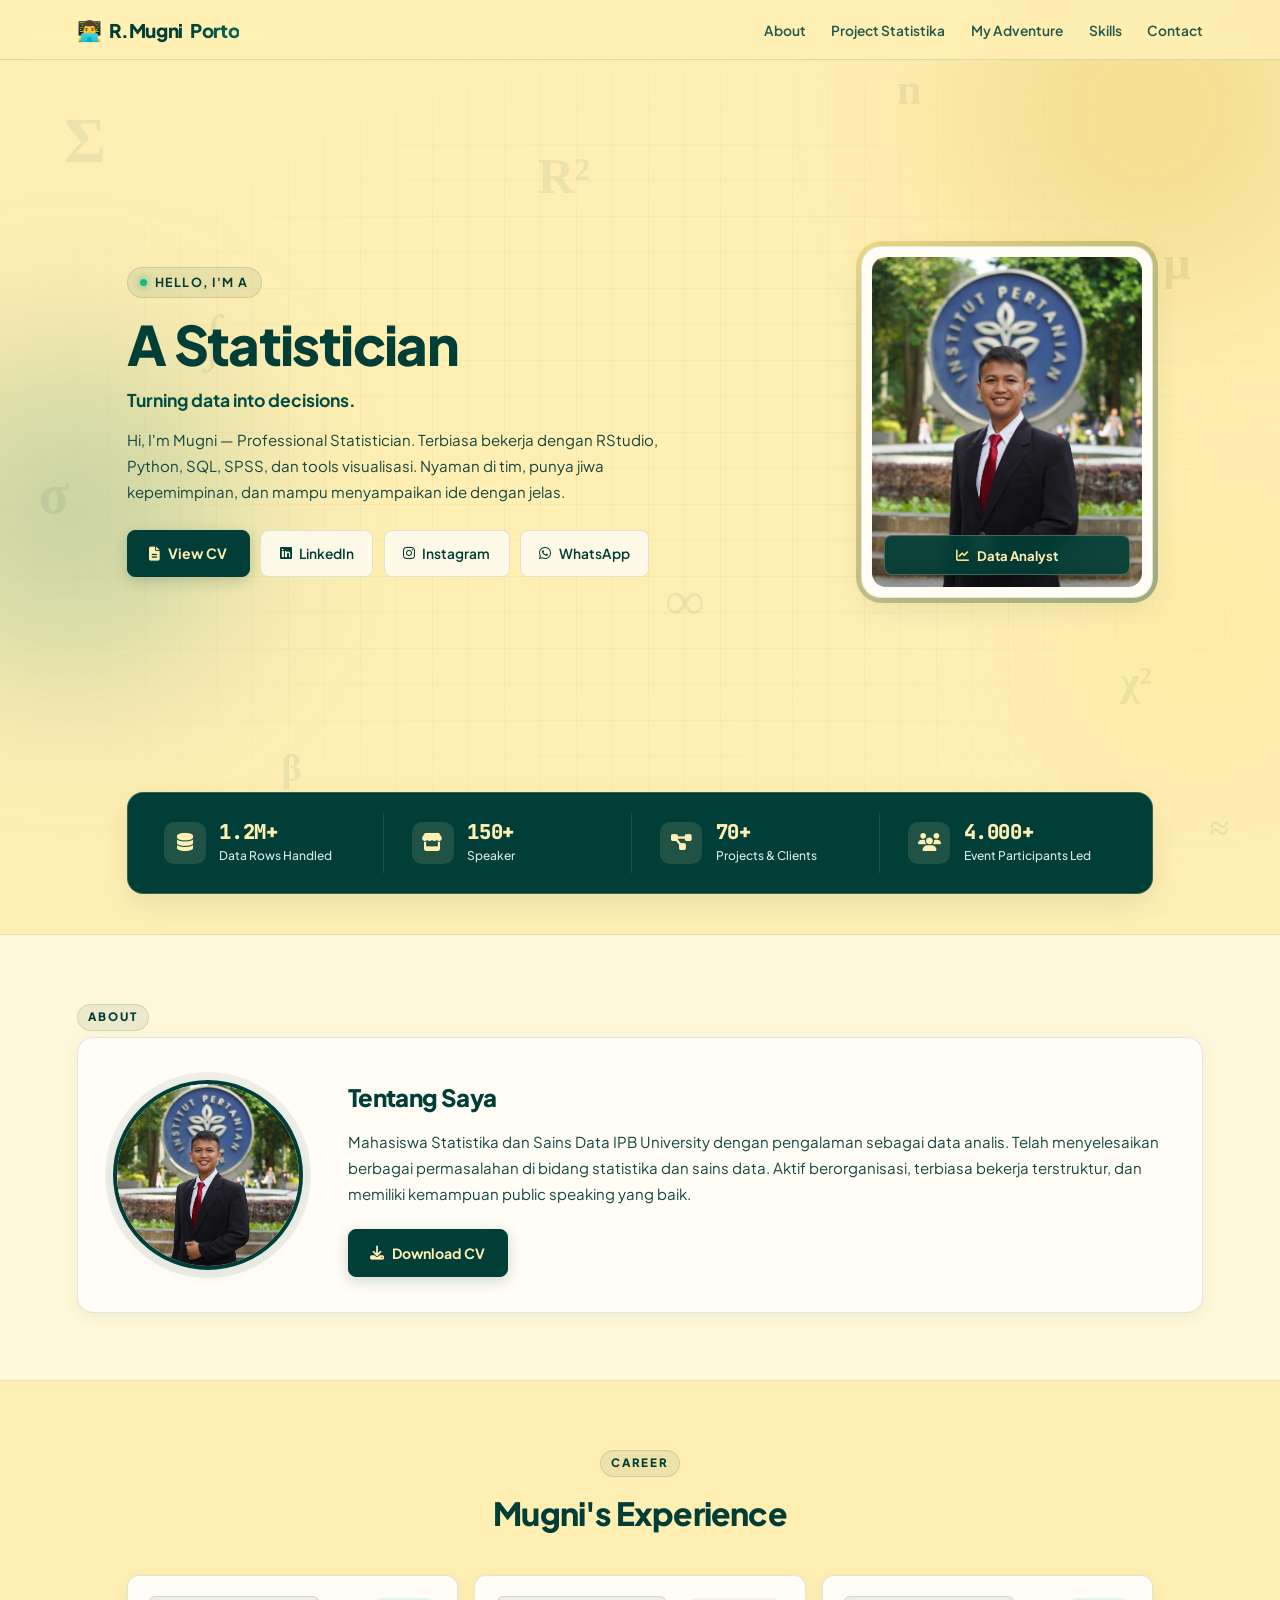
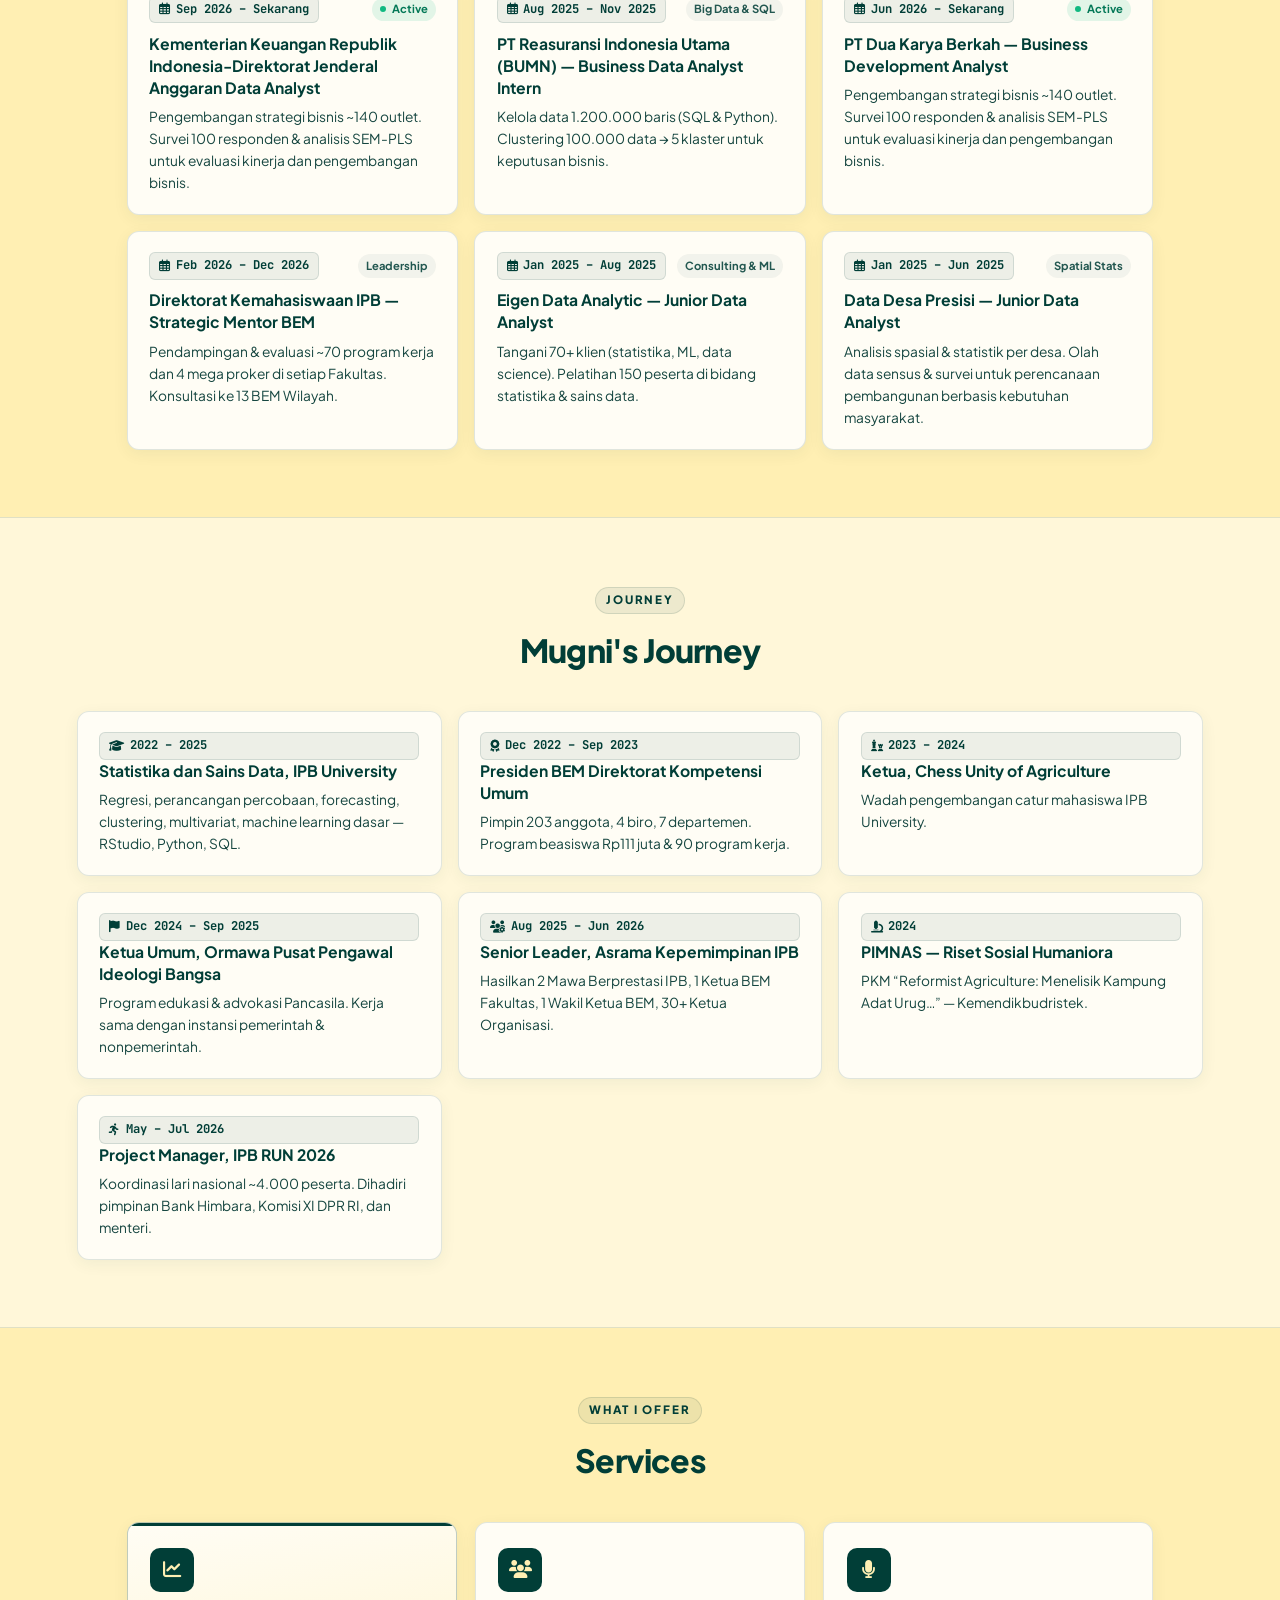
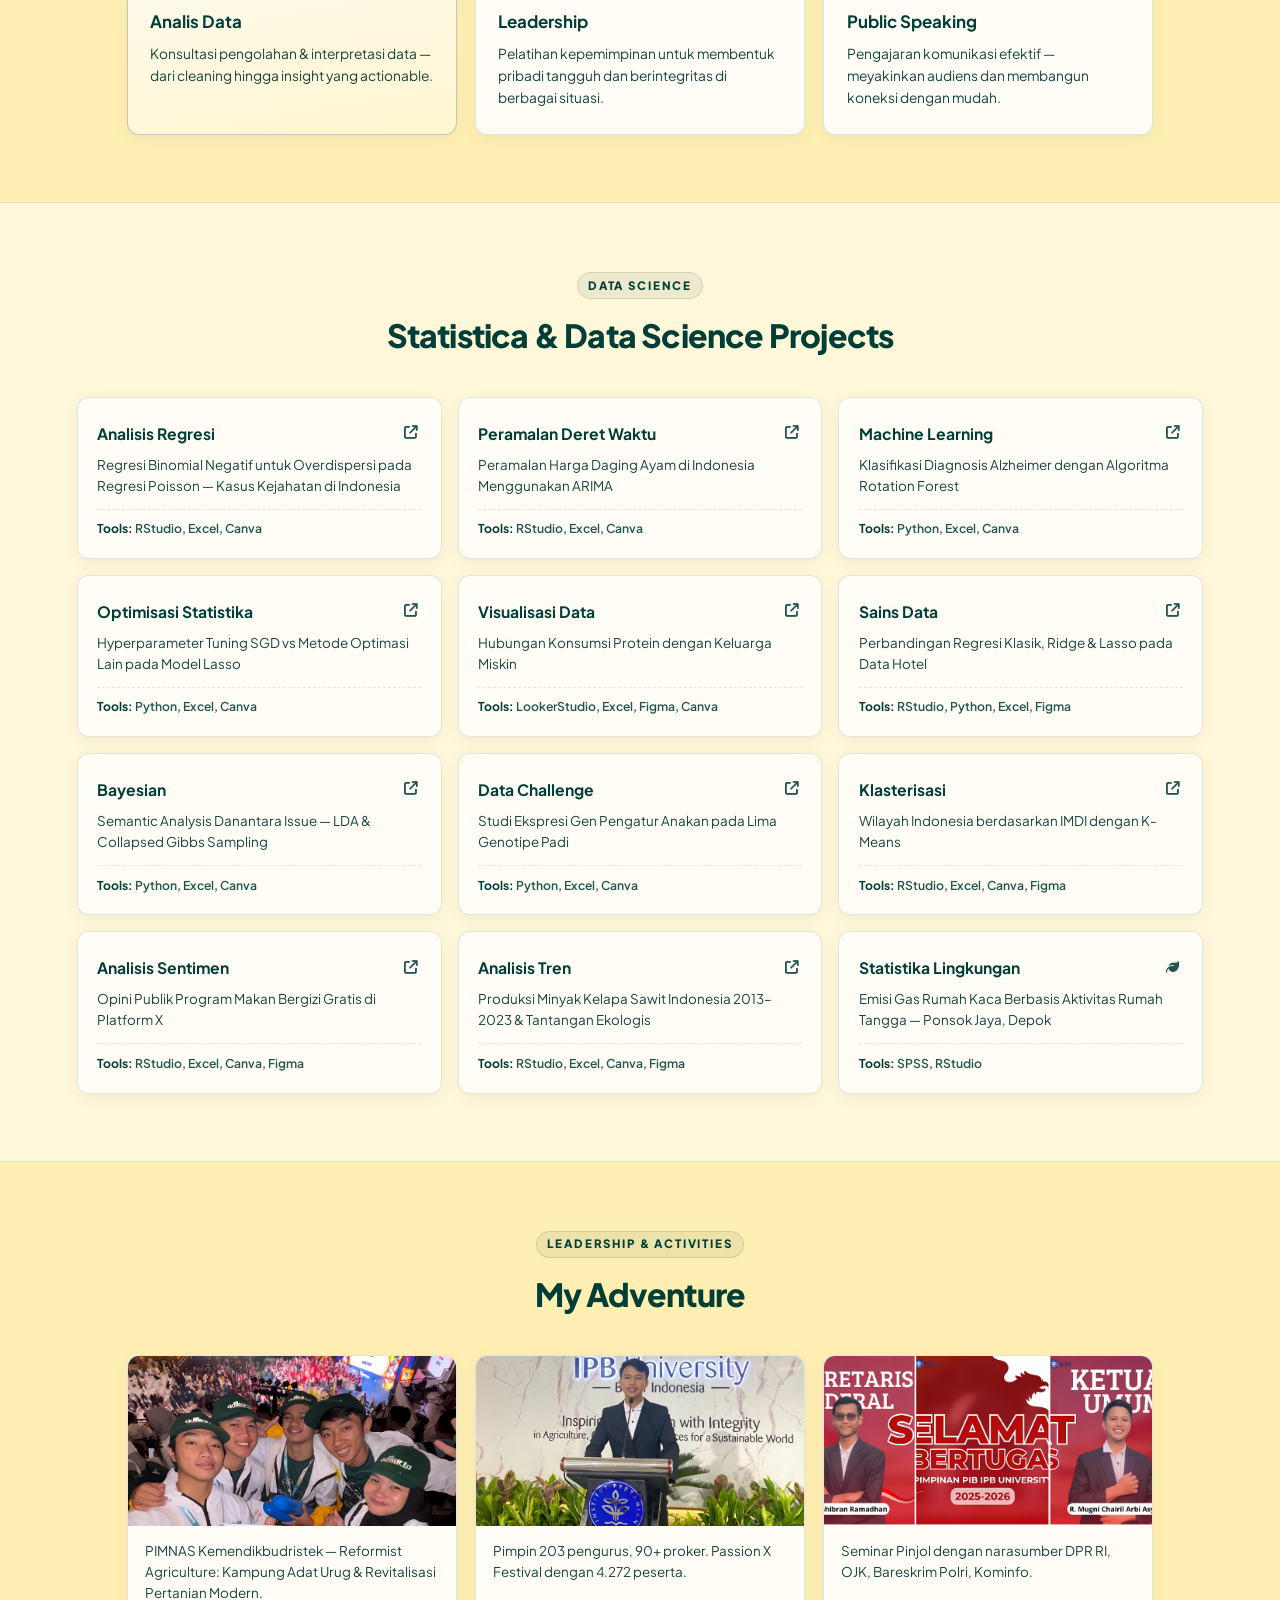
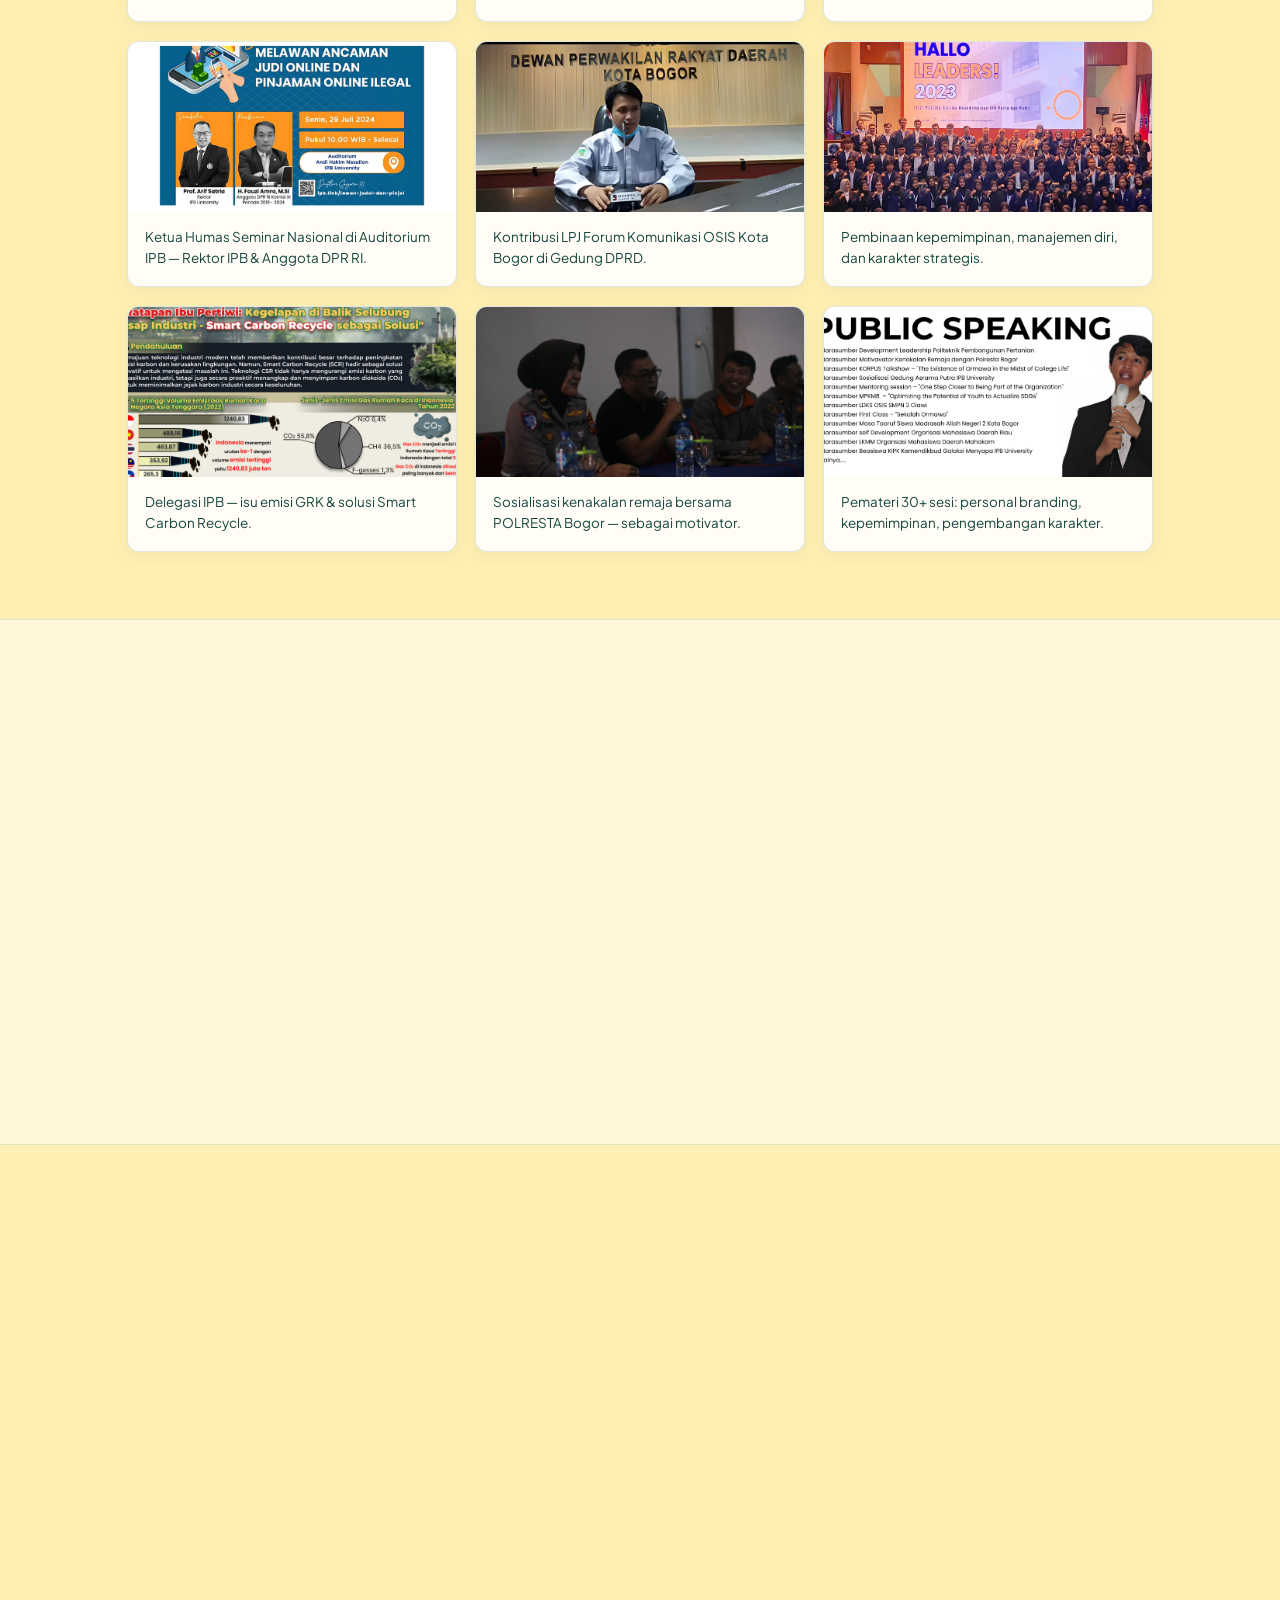
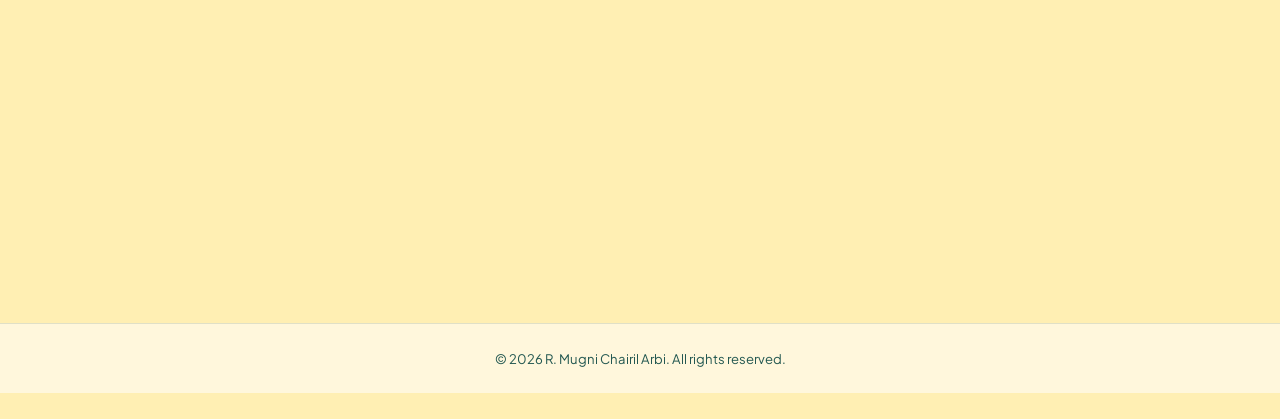
<file: index.html>
<!DOCTYPE html>
<html lang="id">
<head>
  <meta charset="UTF-8">
  <meta name="viewport" content="width=device-width, initial-scale=1.0">
  <title>R.MugniPorto — Statistician</title>
  <meta name="description" content="Portfolio R. Mugni Chairil Arbi — Professional Statistician & Data Analyst">
  <link rel="preconnect" href="https://fonts.googleapis.com">
  <link rel="preconnect" href="https://fonts.gstatic.com" crossorigin>
  <link href="https://fonts.googleapis.com/css2?family=Plus+Jakarta+Sans:wght@300;400;500;600;700;800&family=JetBrains+Mono:wght@400;600;700&display=swap" rel="stylesheet">
  <link rel="stylesheet" href="style.css">
  <link rel="stylesheet" href="https://cdnjs.cloudflare.com/ajax/libs/font-awesome/6.5.0/css/all.min.css">
  <link href="https://unpkg.com/aos@2.3.1/dist/aos.css" rel="stylesheet">
</head>
<body>

  <!-- Ambient Light Blobs & Math/Stat Background -->
  <div class="blob blob-1"></div>
  <div class="blob blob-2"></div>
  <div class="blob blob-3"></div>

  <div class="stats-bg" aria-hidden="true">
    <span class="stat-symbol s1">Σ</span>
    <span class="stat-symbol s2">μ</span>
    <span class="stat-symbol s3">σ</span>
    <span class="stat-symbol s4">χ²</span>
    <span class="stat-symbol s5">R²</span>
    <span class="stat-symbol s6">π</span>
    <span class="stat-symbol s7">β</span>
    <span class="stat-symbol s8">n</span>
    <span class="stat-symbol s9">∞</span>
    <span class="stat-symbol s10">∫</span>
    <span class="stat-symbol s11">≈</span>
    <span class="stat-symbol s12">%</span>
  </div>

  <!-- Header Navigation -->
  <header class="header" id="header">
    <a href="#home" class="logo">
      <span class="logo-icon">👨‍💻</span> R.Mugni<span class="accent">Porto</span>
    </a>
    <nav class="nav">
      <ul>
        <li><a href="#about">About</a></li>
        <li><a href="#statistika">Project Statistika</a></li>
        <li><a href="#adventure">My Adventure</a></li>
        <li><a href="#skills">Skills</a></li>
        <li><a href="#contact">Contact</a></li>
      </ul>
    </nav>
  </header>

  <!-- ========== HERO SECTION ========== -->
  <section class="hero" id="home">
    <div class="hero-text">
      <div class="hero-label"><span class="dot"></span> Hello, I'm a</div>
      <h1 class="hero-title">A <span class="accent typewriter" aria-label="Statistician"><span class="letter">S</span><span class="letter">t</span><span class="letter">a</span><span class="letter">t</span><span class="letter">i</span><span class="letter">s</span><span class="letter">t</span><span class="letter">i</span><span class="letter">c</span><span class="letter">i</span><span class="letter">a</span><span class="letter">n</span></span></h1>
      <p class="tagline">Turning data into decisions.</p>
      <p class="hero-desc">
        Hi, I'm Mugni — Professional Statistician.
        Terbiasa bekerja dengan RStudio, Python, SQL, SPSS, dan tools visualisasi.
        Nyaman di tim, punya jiwa kepemimpinan, dan mampu menyampaikan ide dengan jelas.
      </p>
      <div class="hero-buttons">
        <a href="images/pdf/cv_mugni.pdf" class="btn-primary"><i class="fas fa-file-alt"></i> View CV</a>
        <a href="https://www.linkedin.com/in/r-mugni-chairil-arbi/" class="btn-outline" target="_blank" rel="noopener"><i class="fab fa-linkedin"></i> LinkedIn</a>
        <a href="https://www.instagram.com/mugniarbi_25/" class="btn-outline" target="_blank" rel="noopener"><i class="fab fa-instagram"></i> Instagram</a>
        <a href="https://wa.me/6285779463668" class="btn-outline" target="_blank" rel="noopener"><i class="fab fa-whatsapp"></i> WhatsApp</a>
      </div>
    </div>
    
    <div class="hero-img-wrapper">
      <div class="hero-img-card">
        <div class="hero-img">
          <img src="images/foto_profil.jpg" alt="Foto Profil Mugni" loading="eager">
          <div class="hero-badge">
            <i class="fas fa-chart-line"></i> Data Analyst
          </div>
        </div>
      </div>
    </div>
  </section>

  <!-- ========== METRICS / KPI SUMMARY (DENSE DASHBOARD) ========== -->
  <div class="kpi-banner-wrapper" data-aos="fade-up" data-aos-duration="600">
    <div class="kpi-banner">
      <div class="kpi-card">
        <div class="kpi-icon"><i class="fas fa-database"></i></div>
        <div class="kpi-info">
          <div class="kpi-num"><span class="counter" data-target="1200000" data-format="1.2M+">0</span></div>
          <div class="kpi-label">Data Rows Handled</div>
        </div>
      </div>
      <div class="kpi-card">
        <div class="kpi-icon"><i class="fas fa-store"></i></div>
        <div class="kpi-info">
          <div class="kpi-num"><span class="counter" data-target="140" data-format="150+">0</span></div>
          <div class="kpi-label">Speaker</div>
        </div>
      </div>
      <div class="kpi-card">
        <div class="kpi-icon"><i class="fas fa-project-diagram"></i></div>
        <div class="kpi-info">
          <div class="kpi-num"><span class="counter" data-target="70" data-format="70+">0</span></div>
          <div class="kpi-label">Projects & Clients</div>
        </div>
      </div>
      <div class="kpi-card">
        <div class="kpi-icon"><i class="fas fa-users"></i></div>
        <div class="kpi-info">
          <div class="kpi-num"><span class="counter" data-target="4000" data-format="4.000+">0</span></div>
          <div class="kpi-label">Event Participants Led</div>
        </div>
      </div>
    </div>
  </div>

  <!-- ========== ABOUT ========== -->
  <section class="bg-alt" id="about">
    <div class="section-inner">
      <span class="section-label" data-aos="fade-up">About</span>
      <div class="about-container" data-aos="fade-up" data-aos-delay="80">
        <div class="about-img">
          <img src="images/foto_profil.jpg" alt="Foto Profil Mugni" loading="lazy">
        </div>
        <div class="about-text">
          <h2>Tentang Saya</h2>
          <p>
            Mahasiswa Statistika dan Sains Data IPB University dengan pengalaman sebagai data analis.
            Telah menyelesaikan berbagai permasalahan di bidang statistika dan sains data.
            Aktif berorganisasi, terbiasa bekerja terstruktur, dan memiliki kemampuan public speaking yang baik.
          </p>
          <a href="images/pdf/cv_mugni.pdf" class="btn-primary" download>
            <i class="fas fa-download"></i> Download CV
          </a>
        </div>
      </div>
    </div>
  </section>

  <!-- ========== EXPERIENCE ========== -->
  <section id="experience">
    <div class="section-header-compact">
      <span class="section-label" data-aos="fade-up">Career</span>
      <h2 data-aos="fade-up">Mugni's Experience</h2>
    </div>
    <div class="timeline">


  <div class="timeline-step" data-aos="fade-up" data-aos-delay="40">
        <div class="timeline-meta">
          <span class="timeline-date"><i class="far fa-calendar-alt"></i> Sep  2026 – Sekarang</span>
          <span class="status-pill active-status"><span class="live-dot"></span> Active</span>
        </div>
        <h3>Kementerian Keuangan Republik Indonesia-Direktorat Jenderal Anggaran Data Analyst</h3>
        <p>Pengembangan strategi bisnis ~140 outlet. Survei 100 responden & analisis SEM-PLS untuk evaluasi kinerja dan pengembangan bisnis.</p>
      </div>

 <div class="timeline-step" data-aos="fade-up" data-aos-delay="120">
        <div class="timeline-meta">
          <span class="timeline-date"><i class="far fa-calendar-alt"></i> Aug 2025 – Nov 2025</span>
          <span class="status-pill">Big Data & SQL</span>
        </div>
        <h3>PT Reasuransi Indonesia Utama (BUMN) — Business Data Analyst Intern</h3>
        <p>Kelola data 1.200.000 baris (SQL & Python). Clustering 100.000 data → 5 klaster untuk keputusan bisnis.</p>
      </div>





      <div class="timeline-step" data-aos="fade-up" data-aos-delay="40">
        <div class="timeline-meta">
          <span class="timeline-date"><i class="far fa-calendar-alt"></i> Jun 2026 – Sekarang</span>
          <span class="status-pill active-status"><span class="live-dot"></span> Active</span>
        </div>
        <h3>PT Dua Karya Berkah — Business Development Analyst</h3>
        <p>Pengembangan strategi bisnis ~140 outlet. Survei 100 responden & analisis SEM-PLS untuk evaluasi kinerja dan pengembangan bisnis.</p>
      </div>

      <div class="timeline-step" data-aos="fade-up" data-aos-delay="80">
        <div class="timeline-meta">
          <span class="timeline-date"><i class="far fa-calendar-alt"></i> Feb 2026 – Dec 2026</span>
          <span class="status-pill">Leadership</span>
        </div>
        <h3>Direktorat Kemahasiswaan IPB — Strategic Mentor BEM</h3>
        <p>Pendampingan & evaluasi ~70 program kerja dan 4 mega proker di setiap Fakultas. Konsultasi ke 13 BEM Wilayah.</p>
      </div>

     
      <div class="timeline-step" data-aos="fade-up" data-aos-delay="160">
        <div class="timeline-meta">
          <span class="timeline-date"><i class="far fa-calendar-alt"></i> Jan 2025 – Aug 2025</span>
          <span class="status-pill">Consulting & ML</span>
        </div>
        <h3>Eigen Data Analytic — Junior Data Analyst</h3>
        <p>Tangani 70+ klien (statistika, ML, data science). Pelatihan 150 peserta di bidang statistika & sains data.</p>
      </div>

      <div class="timeline-step" data-aos="fade-up" data-aos-delay="200">
        <div class="timeline-meta">
          <span class="timeline-date"><i class="far fa-calendar-alt"></i> Jan 2025 – Jun 2025</span>
          <span class="status-pill">Spatial Stats</span>
        </div>
        <h3>Data Desa Presisi — Junior Data Analyst</h3>
        <p>Analisis spasial & statistik per desa. Olah data sensus & survei untuk perencanaan pembangunan berbasis kebutuhan masyarakat.</p>
      </div>
    </div>
  </section>

  <!-- ========== JOURNEY ========== -->
  <section class="bg-alt" id="journey">
    <div class="section-inner">
      <div class="section-header-compact">
        <span class="section-label" data-aos="fade-up">Journey</span>
        <h2 data-aos="fade-up">Mugni's Journey</h2>
      </div>
      <div class="timeline timeline-journey">
        <div class="timeline-step" data-aos="fade-up" data-aos-delay="40">
          <span class="timeline-date"><i class="fas fa-graduation-cap"></i> 2022 – 2025</span>
          <h3>Statistika dan Sains Data, IPB University</h3>
          <p>Regresi, perancangan percobaan, forecasting, clustering, multivariat, machine learning dasar — RStudio, Python, SQL.</p>
        </div>

        <div class="timeline-step" data-aos="fade-up" data-aos-delay="80">
          <span class="timeline-date"><i class="fas fa-award"></i> Dec 2022 – Sep 2023</span>
          <h3>Presiden BEM Direktorat Kompetensi Umum</h3>
          <p>Pimpin 203 anggota, 4 biro, 7 departemen. Program beasiswa Rp111 juta & 90 program kerja.</p>
        </div>

        <div class="timeline-step" data-aos="fade-up" data-aos-delay="120">
          <span class="timeline-date"><i class="fas fa-chess"></i> 2023 – 2024</span>
          <h3>Ketua, Chess Unity of Agriculture</h3>
          <p>Wadah pengembangan catur mahasiswa IPB University.</p>
        </div>

        <div class="timeline-step" data-aos="fade-up" data-aos-delay="160">
          <span class="timeline-date"><i class="fas fa-flag"></i> Dec 2024 – Sep 2025</span>
          <h3>Ketua Umum, Ormawa Pusat Pengawal Ideologi Bangsa</h3>
          <p>Program edukasi & advokasi Pancasila. Kerja sama dengan instansi pemerintah & nonpemerintah.</p>
        </div>

        <div class="timeline-step" data-aos="fade-up" data-aos-delay="200">
          <span class="timeline-date"><i class="fas fa-users-cog"></i> Aug 2025 – Jun 2026</span>
          <h3>Senior Leader, Asrama Kepemimpinan IPB</h3>
          <p>Hasilkan 2 Mawa Berprestasi IPB, 1 Ketua BEM Fakultas, 1 Wakil Ketua BEM, 30+ Ketua Organisasi.</p>
        </div>

        <div class="timeline-step" data-aos="fade-up" data-aos-delay="240">
          <span class="timeline-date"><i class="fas fa-microscope"></i> 2024</span>
          <h3>PIMNAS — Riset Sosial Humaniora</h3>
          <p>PKM “Reformist Agriculture: Menelisik Kampung Adat Urug…” — Kemendikbudristek.</p>
        </div>

        <div class="timeline-step" data-aos="fade-up" data-aos-delay="280">
          <span class="timeline-date"><i class="fas fa-running"></i> May – Jul 2026</span>
          <h3>Project Manager, IPB RUN 2026</h3>
          <p>Koordinasi lari nasional ~4.000 peserta. Dihadiri pimpinan Bank Himbara, Komisi XI DPR RI, dan menteri.</p>
        </div>
      </div>
    </div>
  </section>

  <!-- ========== SERVICES ========== -->
  <section id="services">
    <div class="section-header-compact">
      <span class="section-label" data-aos="fade-up">What I Offer</span>
      <h2 data-aos="fade-up">Services</h2>
    </div>
    <div class="service-grid">
      <div class="service active" data-aos="fade-up" data-aos-delay="60">
        <div class="service-icon"><i class="fas fa-chart-line"></i></div>
        <h3>Analis Data</h3>
        <p>Konsultasi pengolahan & interpretasi data — dari cleaning hingga insight yang actionable.</p>
      </div>

      <div class="service" data-aos="fade-up" data-aos-delay="140">
        <div class="service-icon"><i class="fas fa-users"></i></div>
        <h3>Leadership</h3>
        <p>Pelatihan kepemimpinan untuk membentuk pribadi tangguh dan berintegritas di berbagai situasi.</p>
      </div>

      <div class="service" data-aos="fade-up" data-aos-delay="220">
        <div class="service-icon"><i class="fas fa-microphone"></i></div>
        <h3>Public Speaking</h3>
        <p>Pengajaran komunikasi efektif — meyakinkan audiens dan membangun koneksi dengan mudah.</p>
      </div>
    </div>
  </section>

  <!-- ========== PROJECT STATISTIKA ========== -->
  <section class="bg-alt" id="statistika">
    <div class="section-inner">
      <div class="section-header-compact">
        <span class="section-label" data-aos="fade-up">Data Science</span>
        <h2 class="section-title" data-aos="fade-up">Statistica & Data Science Projects</h2>
      </div>
      <div class="stat-project-list">
        
        <div class="stat-project-item" data-aos="fade-up" data-aos-delay="40">
          <div class="project-header">
            <h3><a href="https://drive.google.com/drive/folders/1C8XI6P4nZ6RcZ-ZhBbt35RDAvjPQcCQ9?usp=drive_link" class="project-title-link" target="_blank">Analisis Regresi</a></h3>
            <a href="https://drive.google.com/drive/folders/1C8XI6P4nZ6RcZ-ZhBbt35RDAvjPQcCQ9?usp=drive_link" target="_blank" class="external-icon-btn" aria-label="Open Link"><i class="fas fa-arrow-up-right-from-square"></i></a>
          </div>
          <p>Regresi Binomial Negatif untuk Overdispersi pada Regresi Poisson — Kasus Kejahatan di Indonesia</p>
          <div class="tools-tag-wrapper">
            <p><em>Tools:</em> RStudio, Excel, Canva</p>
          </div>
        </div>

        <div class="stat-project-item" data-aos="fade-up" data-aos-delay="70">
          <div class="project-header">
            <h3><a href="https://drive.google.com/drive/folders/1jDiGI1JXiLSppBpX9JWBTQWNnKZqv_HR?usp=drive_link" class="project-title-link" target="_blank">Peramalan Deret Waktu</a></h3>
            <a href="https://drive.google.com/drive/folders/1jDiGI1JXiLSppBpX9JWBTQWNnKZqv_HR?usp=drive_link" target="_blank" class="external-icon-btn" aria-label="Open Link"><i class="fas fa-arrow-up-right-from-square"></i></a>
          </div>
          <p>Peramalan Harga Daging Ayam di Indonesia Menggunakan ARIMA</p>
          <div class="tools-tag-wrapper">
            <p><em>Tools:</em> RStudio, Excel, Canva</p>
          </div>
        </div>

        <div class="stat-project-item" data-aos="fade-up" data-aos-delay="100">
          <div class="project-header">
            <h3><a href="https://drive.google.com/drive/folders/1Ku_VQO_8Zp-CoyCm4bfFC-IvB5UTWUId?usp=drive_link" class="project-title-link" target="_blank">Machine Learning</a></h3>
            <a href="https://drive.google.com/drive/folders/1Ku_VQO_8Zp-CoyCm4bfFC-IvB5UTWUId?usp=drive_link" target="_blank" class="external-icon-btn" aria-label="Open Link"><i class="fas fa-arrow-up-right-from-square"></i></a>
          </div>
          <p>Klasifikasi Diagnosis Alzheimer dengan Algoritma Rotation Forest</p>
          <div class="tools-tag-wrapper">
            <p><em>Tools:</em> Python, Excel, Canva</p>
          </div>
        </div>

        <div class="stat-project-item" data-aos="fade-up" data-aos-delay="130">
          <div class="project-header">
            <h3><a href="https://drive.google.com/drive/folders/1_6jmRf16gYjSYVNTbhwBBEczwUq6lan9?usp=drive_link" class="project-title-link" target="_blank">Optimisasi Statistika</a></h3>
            <a href="https://drive.google.com/drive/folders/1_6jmRf16gYjSYVNTbhwBBEczwUq6lan9?usp=drive_link" target="_blank" class="external-icon-btn" aria-label="Open Link"><i class="fas fa-arrow-up-right-from-square"></i></a>
          </div>
          <p>Hyperparameter Tuning SGD vs Metode Optimasi Lain pada Model Lasso</p>
          <div class="tools-tag-wrapper">
            <p><em>Tools:</em> Python, Excel, Canva</p>
          </div>
        </div>

        <div class="stat-project-item" data-aos="fade-up" data-aos-delay="160">
          <div class="project-header">
            <h3><a href="https://lookerstudio.google.com/reporting/1cfaa364-671b-45e7-9748-39be68ca1850/page/1M" class="project-title-link" target="_blank">Visualisasi Data</a></h3>
            <a href="https://lookerstudio.google.com/reporting/1cfaa364-671b-45e7-9748-39be68ca1850/page/1M" target="_blank" class="external-icon-btn" aria-label="Open Link"><i class="fas fa-arrow-up-right-from-square"></i></a>
          </div>
          <p>Hubungan Konsumsi Protein dengan Keluarga Miskin</p>
          <div class="tools-tag-wrapper">
            <p><em>Tools:</em> LookerStudio, Excel, Figma, Canva</p>
          </div>
        </div>

        <div class="stat-project-item" data-aos="fade-up" data-aos-delay="190">
          <div class="project-header">
            <h3><a href="https://drive.google.com/drive/folders/1S462Imh0BhHBv48S9OmS54HAMODP6gA9?usp=drive_link" class="project-title-link" target="_blank">Sains Data</a></h3>
            <a href="https://drive.google.com/drive/folders/1S462Imh0BhHBv48S9OmS54HAMODP6gA9?usp=drive_link" target="_blank" class="external-icon-btn" aria-label="Open Link"><i class="fas fa-arrow-up-right-from-square"></i></a>
          </div>
          <p>Perbandingan Regresi Klasik, Ridge & Lasso pada Data Hotel</p>
          <div class="tools-tag-wrapper">
            <p><em>Tools:</em> RStudio, Python, Excel, Figma</p>
          </div>
        </div>

        <div class="stat-project-item" data-aos="fade-up" data-aos-delay="220">
          <div class="project-header">
            <h3><a href="https://drive.google.com/drive/folders/18Zo5ydEE-pGM5lXNbEG9vk4UG4AW3ZJ2?usp=drive_link" class="project-title-link" target="_blank">Bayesian</a></h3>
            <a href="https://drive.google.com/drive/folders/18Zo5ydEE-pGM5lXNbEG9vk4UG4AW3ZJ2?usp=drive_link" target="_blank" class="external-icon-btn" aria-label="Open Link"><i class="fas fa-arrow-up-right-from-square"></i></a>
          </div>
          <p>Semantic Analysis Danantara Issue — LDA & Collapsed Gibbs Sampling</p>
          <div class="tools-tag-wrapper">
            <p><em>Tools:</em> Python, Excel, Canva</p>
          </div>
        </div>

        <div class="stat-project-item" data-aos="fade-up" data-aos-delay="250">
          <div class="project-header">
            <h3><a href="https://drive.google.com/drive/folders/1vnyym-EfeafsoRw7HDwUT7Lj1ZkwlpEH?usp=drive_link" class="project-title-link" target="_blank">Data Challenge</a></h3>
            <a href="https://drive.google.com/drive/folders/1vnyym-EfeafsoRw7HDwUT7Lj1ZkwlpEH?usp=drive_link" target="_blank" class="external-icon-btn" aria-label="Open Link"><i class="fas fa-arrow-up-right-from-square"></i></a>
          </div>
          <p>Studi Ekspresi Gen Pengatur Anakan pada Lima Genotipe Padi</p>
          <div class="tools-tag-wrapper">
            <p><em>Tools:</em> Python, Excel, Canva</p>
          </div>
        </div>

        <div class="stat-project-item" data-aos="fade-up" data-aos-delay="280">
          <div class="project-header">
            <h3><a href="https://drive.google.com/drive/folders/1yRdzSvazYIkhybqzFE86bgIqe49n3boH?usp=drive_link" class="project-title-link" target="_blank">Klasterisasi</a></h3>
            <a href="https://drive.google.com/drive/folders/1yRdzSvazYIkhybqzFE86bgIqe49n3boH?usp=drive_link" target="_blank" class="external-icon-btn" aria-label="Open Link"><i class="fas fa-arrow-up-right-from-square"></i></a>
          </div>
          <p>Wilayah Indonesia berdasarkan IMDI dengan K-Means</p>
          <div class="tools-tag-wrapper">
            <p><em>Tools:</em> RStudio, Excel, Canva, Figma</p>
          </div>
        </div>

        <div class="stat-project-item" data-aos="fade-up" data-aos-delay="310">
          <div class="project-header">
            <h3><a href="https://drive.google.com/drive/folders/1nZv6HxVPdfle54T-PF4-_jxxy9zCEnQE?usp=drive_link" class="project-title-link" target="_blank">Analisis Sentimen</a></h3>
            <a href="https://drive.google.com/drive/folders/1nZv6HxVPdfle54T-PF4-_jxxy9zCEnQE?usp=drive_link" target="_blank" class="external-icon-btn" aria-label="Open Link"><i class="fas fa-arrow-up-right-from-square"></i></a>
          </div>
          <p>Opini Publik Program Makan Bergizi Gratis di Platform X</p>
          <div class="tools-tag-wrapper">
            <p><em>Tools:</em> RStudio, Excel, Canva, Figma</p>
          </div>
        </div>

        <div class="stat-project-item" data-aos="fade-up" data-aos-delay="340">
          <div class="project-header">
            <h3><a href="https://drive.google.com/drive/folders/1KalcILJ9Y2DhUM5qIiO848BCAm1c7gEV?usp=drive_link" class="project-title-link" target="_blank">Analisis Tren</a></h3>
            <a href="https://drive.google.com/drive/folders/1KalcILJ9Y2DhUM5qIiO848BCAm1c7gEV?usp=drive_link" target="_blank" class="external-icon-btn" aria-label="Open Link"><i class="fas fa-arrow-up-right-from-square"></i></a>
          </div>
          <p>Produksi Minyak Kelapa Sawit Indonesia 2013–2023 & Tantangan Ekologis</p>
          <div class="tools-tag-wrapper">
            <p><em>Tools:</em> RStudio, Excel, Canva, Figma</p>
          </div>
        </div>

        <div class="stat-project-item" data-aos="fade-up" data-aos-delay="370">
          <div class="project-header">
            <h3><a href="#" class="project-title-link">Statistika Lingkungan</a></h3>
            <span class="external-icon-btn" aria-label="Project Case"><i class="fas fa-leaf"></i></span>
          </div>
          <p>Emisi Gas Rumah Kaca Berbasis Aktivitas Rumah Tangga — Ponsok Jaya, Depok</p>
          <div class="tools-tag-wrapper">
            <p><em>Tools:</em> SPSS, RStudio</p>
          </div>
        </div>

      </div>
    </div>
  </section>

  <!-- ========== MY ADVENTURE ========== -->
  <section id="adventure">
    <div class="section-header-compact">
      <span class="section-label" data-aos="fade-up">Leadership & Activities</span>
      <h2 class="section-title" data-aos="fade-up">My Adventure</h2>
    </div>
    <div class="project-grid">
      
      <div class="project-card" data-aos="fade-up" data-aos-delay="40">
        <div class="project-image">
          <img src="images/portofolio.jpg" alt="PIMNAS" loading="lazy">
          <div class="overlay">
            <h3>Pekan Ilmiah Mahasiswa Nasional</h3>
            <a href="https://drive.google.com/file/d/11JWZwRO0SuwEnJezBi8bt6iHoMpbprx-/view?usp=drive_link" class="project-link" target="_blank">Lihat Proyek</a>
          </div>
        </div>
        <p class="project-desc">PIMNAS Kemendikbudristek — Reformist Agriculture: Kampung Adat Urug & Revitalisasi Pertanian Modern.</p>
      </div>

      <div class="project-card" data-aos="fade-up" data-aos-delay="80">
        <div class="project-image">
          <img src="images/portofolio(2).jpg" alt="BEM PKU" loading="lazy">
          <div class="overlay">
            <h3>Ketua BEM PKU</h3>
            <a href="https://drive.google.com/file/d/1wgFKFma21zsdZXjwo0fs0psPqvQkic7z/view?usp=drive_link" class="project-link" target="_blank">Lihat Proyek</a>
          </div>
        </div>
        <p class="project-desc">Pimpin 203 pengurus, 90+ proker. Passion X Festival dengan 4.272 peserta.</p>
      </div>

      <div class="project-card" data-aos="fade-up" data-aos-delay="120">
        <div class="project-image">
          <img src="images/portofolio(3).jpg" alt="Pengawal Ideologi" loading="lazy">
          <div class="overlay">
            <h3>Ketua Pengawal Ideologi Bangsa</h3>
            <a href="https://www.instagram.com/p/DE_tsfWvul_/" class="project-link" target="_blank">Lihat Proyek</a>
          </div>
        </div>
        <p class="project-desc">Seminar Pinjol dengan narasumber DPR RI, OJK, Bareskrim Polri, Kominfo.</p>
      </div>

      <div class="project-card" data-aos="fade-up" data-aos-delay="160">
        <div class="project-image">
          <img src="images/portofolio(4).jpg" alt="Seminar Pinjol" loading="lazy">
          <div class="overlay">
            <h3>Seminar Pinjol Komisi XI DPR RI</h3>
            <a href="https://www.instagram.com/reel/C-CRy7YvTbV/" class="project-link" target="_blank">Lihat Proyek</a>
          </div>
        </div>
        <p class="project-desc">Ketua Humas Seminar Nasional di Auditorium IPB — Rektor IPB & Anggota DPR RI.</p>
      </div>

      <div class="project-card" data-aos="fade-up" data-aos-delay="200">
        <div class="project-image">
          <img src="images/portofolio(5).jpg" alt="Forum OSIS" loading="lazy">
          <div class="overlay">
            <h3>Pengurus Forum OSIS Jabar</h3>
            <a href="https://www.instagram.com/fojbwilayah2" class="project-link" target="_blank">Lihat Proyek</a>
          </div>
        </div>
        <p class="project-desc">Kontribusi LPJ Forum Komunikasi OSIS Kota Bogor di Gedung DPRD.</p>
      </div>

      <div class="project-card" data-aos="fade-up" data-aos-delay="240">
        <div class="project-image">
          <img src="images/portofolio(6).jpg" alt="Asrama Kepemimpinan" loading="lazy">
          <div class="overlay">
            <h3>Asrama Kepemimpinan IPB</h3>
            <a href="https://www.instagram.com/ak.ipb" class="project-link" target="_blank">Lihat Proyek</a>
          </div>
        </div>
        <p class="project-desc">Pembinaan kepemimpinan, manajemen diri, dan karakter strategis.</p>
      </div>

      <div class="project-card" data-aos="fade-up" data-aos-delay="280">
        <div class="project-image">
          <img src="images/portofolio(7).jpg" alt="Satria Data" loading="lazy">
          <div class="overlay">
            <h3>Satria Data SIC</h3>
            <a href="https://drive.google.com/file/d/1RIOqZmUrw-Jdq4x15w_dp7WTdprdXx0D/view?usp=drive_link" class="project-link" target="_blank">Lihat Proyek</a>
          </div>
        </div>
        <p class="project-desc">Delegasi IPB — isu emisi GRK & solusi Smart Carbon Recycle.</p>
      </div>

      <div class="project-card" data-aos="fade-up" data-aos-delay="320">
        <div class="project-image">
          <img src="images/portofolio(8).jpg" alt="Polresta" loading="lazy">
          <div class="overlay">
            <h3>Narasumber POLRESTA</h3>
            <a href="https://drive.google.com/file/d/17ZGmvscnkWCFLYZD7GI0flWt7x2-zDiI/view?usp=sharing" class="project-link" target="_blank">Lihat Proyek</a>
          </div>
        </div>
        <p class="project-desc">Sosialisasi kenakalan remaja bersama POLRESTA Bogor — sebagai motivator.</p>
      </div>

      <div class="project-card" data-aos="fade-up" data-aos-delay="360">
        <div class="project-image">
          <img src="images/portofolio(9).jpg" alt="Narasumber" loading="lazy">
          <div class="overlay">
            <h3>Kumpulan Narasumber</h3>
            <a href="https://drive.google.com/file/d/1VSSagPSHrnp2Lbo9LzxFca7kM39lNu_b/view?usp=sharing" class="project-link" target="_blank">Lihat Proyek</a>
          </div>
        </div>
        <p class="project-desc">Pemateri 30+ sesi: personal branding, kepemimpinan, pengembangan karakter.</p>
      </div>

    </div>
  </section>

  <!-- ========== SKILLS ========== -->
  <section class="bg-alt" id="skills">
    <div class="section-inner">
      <div class="section-header-compact">
        <span class="section-label" data-aos="fade-up">Expertise</span>
        <h2 class="section-title" data-aos="fade-up">My Skills</h2>
      </div>
      
      <div class="skills-wrapper" data-aos="fade-up" data-aos-delay="80">
        <div class="skill">
          <div class="skill-header">
            <p><i class="fas fa-chart-line"></i> RStudio</p>
            <span class="skill-pct">95%</span>
          </div>
          <div class="skill-bar"><div class="bar-fill" data-width="95"></div></div>
        </div>

        <div class="skill">
          <div class="skill-header">
            <p><i class="fab fa-html5"></i> HTML</p>
            <span class="skill-pct">90%</span>
          </div>
          <div class="skill-bar"><div class="bar-fill" data-width="90"></div></div>
        </div>

        <div class="skill">
          <div class="skill-header">
            <p><i class="fab fa-css3-alt"></i> CSS</p>
            <span class="skill-pct">85%</span>
          </div>
          <div class="skill-bar"><div class="bar-fill" data-width="85"></div></div>
        </div>

        <div class="skill">
          <div class="skill-header">
            <p><i class="fab fa-python"></i> Python</p>
            <span class="skill-pct">75%</span>
          </div>
          <div class="skill-bar"><div class="bar-fill" data-width="75"></div></div>
        </div>

        <div class="skill">
          <div class="skill-header">
            <p><i class="fas fa-database"></i> MySQL</p>
            <span class="skill-pct">80%</span>
          </div>
          <div class="skill-bar"><div class="bar-fill" data-width="80"></div></div>
        </div>

        <div class="skill">
          <div class="skill-header">
            <p><i class="fas fa-file-word"></i> Microsoft Office</p>
            <span class="skill-pct">85%</span>
          </div>
          <div class="skill-bar"><div class="bar-fill" data-width="85"></div></div>
        </div>

        <div class="skill">
          <div class="skill-header">
            <p><i class="fas fa-pen-nib"></i> Canva</p>
            <span class="skill-pct">90%</span>
          </div>
          <div class="skill-bar"><div class="bar-fill" data-width="90"></div></div>
        </div>

        <div class="skill">
          <div class="skill-header">
            <p><i class="fas fa-photo-film"></i> Figma</p>
            <span class="skill-pct">70%</span>
          </div>
          <div class="skill-bar"><div class="bar-fill" data-width="70"></div></div>
        </div>
      </div>
    </div>
  </section>

  <!-- ========== CONTACT ========== -->
  <section id="contact">
    <div class="contact">
      <div class="section-header-compact">
        <span class="section-label" data-aos="fade-up">Get in Touch</span>
        <h2 class="section-title" data-aos="fade-up">Contact Me</h2>
        <p class="contact-subtext" data-aos="fade-up" data-aos-delay="60">Silakan hubungi saya jika tertarik kerjasama 🙏</p>
      </div>

      <div class="contact-card-box" data-aos="fade-up" data-aos-delay="100">
        <form action="https://formspree.io/f/mpwrvkrq" method="POST" class="contact-form">
          <input type="text" name="name" placeholder="Nama Anda" required>
          <input type="email" name="email" placeholder="Email Anda" required>
          <textarea name="message" rows="4" placeholder="Pesan Anda" required></textarea>
          <button type="submit"><i class="fas fa-paper-plane"></i> Kirim Pesan</button>
        </form>

        <div class="contact-info" data-aos="fade-up" data-aos-delay="140">
          <p><i class="fas fa-envelope"></i> charbiasyari25@gmail.com</p>
          <p><i class="fab fa-whatsapp"></i> +62 857-7946-3668</p>
          <p><i class="fab fa-linkedin"></i> linkedin.com/in/r-mugni-chairil-arbi</p>
        </div>
      </div>
    </div>
  </section>

  <!-- Footer -->
  <footer class="footer">
    <p>&copy; 2026 R. Mugni Chairil Arbi. All rights reserved.</p>
  </footer>

  <!-- Back to top -->
  <button class="back-top" id="backTop" aria-label="Back to top">
    <i class="fas fa-arrow-up"></i>
  </button>

  <!-- Scripts -->
  <script src="https://unpkg.com/aos@2.3.1/dist/aos.js"></script>
  <script>
    AOS.init({
      once: true,
      duration: 650,
      easing: 'ease-out-cubic',
      offset: 40
    });

    // Header sticky styling on scroll
    const header = document.getElementById('header');
    window.addEventListener('scroll', () => {
      header.classList.toggle('scrolled', window.scrollY > 30);
    });

    // Active Navigation Highlight
    const sections = document.querySelectorAll('section[id]');
    const navLinks = document.querySelectorAll('.nav a');
    window.addEventListener('scroll', () => {
      let current = '';
      sections.forEach(s => {
        if (window.scrollY >= s.offsetTop - 130) current = s.getAttribute('id');
      });
      navLinks.forEach(link => {
        link.classList.remove('active');
        if (link.getAttribute('href') === '#' + current) link.classList.add('active');
      });
    });

    // Animated Numerical Counters for KPI Blocks
    const counters = document.querySelectorAll('.counter');
    const counterObserver = new IntersectionObserver((entries, obs) => {
      entries.forEach(entry => {
        if (entry.isIntersecting) {
          const el = entry.target;
          const target = parseInt(el.getAttribute('data-target'), 10);
          const customFormat = el.getAttribute('data-format');
          const duration = 1800;
          const stepTime = 25;
          const totalSteps = duration / stepTime;
          let currentStep = 0;

          const timer = setInterval(() => {
            currentStep++;
            const progress = currentStep / totalSteps;
            const easeOutProgress = 1 - Math.pow(1 - progress, 3);
            const currentVal = Math.round(target * easeOutProgress);
            
            if (currentStep >= totalSteps) {
              el.innerText = customFormat ? customFormat : target.toLocaleString('id-ID');
              clearInterval(timer);
            } else {
              el.innerText = currentVal.toLocaleString('id-ID');
            }
          }, stepTime);

          obs.unobserve(el);
        }
      });
    }, { threshold: 0.3 });
    counters.forEach(c => counterObserver.observe(c));

    // Skill bars dynamic animation
    const bars = document.querySelectorAll('.bar-fill');
    const skillObserver = new IntersectionObserver((entries, obs) => {
      entries.forEach(entry => {
        if (entry.isIntersecting) {
          const el = entry.target;
          el.style.width = el.dataset.width + '%';
          obs.unobserve(el);
        }
      });
    }, { threshold: 0.3 });
    bars.forEach(b => skillObserver.observe(b));

    // Back to top behavior
    const backTop = document.getElementById('backTop');
    window.addEventListener('scroll', () => {
      backTop.classList.toggle('visible', window.scrollY > 400);
    });
    backTop.addEventListener('click', () => {
      window.scrollTo({ top: 0, behavior: 'smooth' });
    });

    // Contact form submission
    const form = document.querySelector('.contact-form');
    if (form) {
      form.addEventListener('submit', async (e) => {
        e.preventDefault();
        const data = new FormData(form);
        try {
          const res = await fetch(form.action, {
            method: form.method,
            body: data,
            headers: { Accept: 'application/json' }
          });
          if (res.ok) {
            alert('✅ Pesan berhasil dikirim!');
            form.reset();
          } else {
            alert('❌ Gagal mengirim pesan. Silakan coba lagi.');
          }
        } catch(err) {
          alert('❌ Gagal mengirim pesan. Silakan coba lagi.');
        }
      });
    }
  </script>
</body>
</html>
</file>
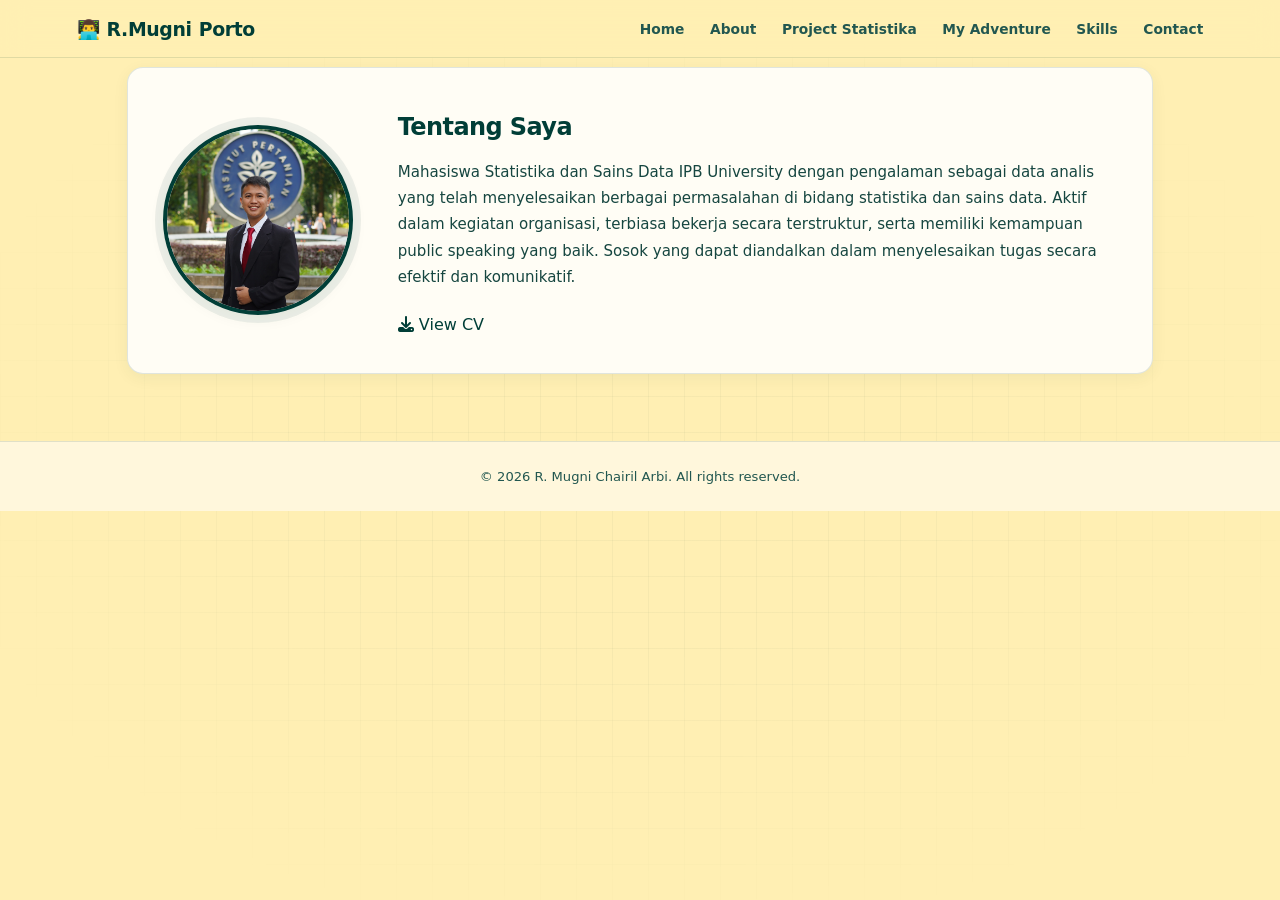
<file: about.html>
<!DOCTYPE html>
<html lang="id">
<head>
  <meta charset="UTF-8">
  <meta name="viewport" content="width=device-width, initial-scale=1.0">
  <title>About — R.MugniPorto</title>
  <link rel="stylesheet" href="style.css">
  <link rel="stylesheet" href="https://cdnjs.cloudflare.com/ajax/libs/font-awesome/6.5.0/css/all.min.css">
  <link href="https://unpkg.com/aos@2.3.1/dist/aos.css" rel="stylesheet">
</head>
<body>

  <header class="header">
    <div class="logo">👨‍💻 R.Mugni<span>Porto</span></div>
    <nav class="nav">
      <ul>
        <li><a href="index.html">Home</a></li>
        <li><a href="about.html">About</a></li>
        <li><a href="statistika.html">Project Statistika</a></li>
        <li><a href="project.html">My Adventure</a></li>
        <li><a href="skills.html">Skills</a></li>
        <li><a href="contact.html">Contact</a></li>
      </ul>
    </nav>
  </header>

  <div class="page-shell">
    <section class="about" id="about">
      <div class="about-container" data-aos="fade-up">
        <div class="about-img">
          <img src="images/foto_profil.jpg" alt="Foto Profil Mugni">
        </div>
        <div class="about-text">
          <h2>Tentang Saya</h2>
          <p>
            Mahasiswa Statistika dan Sains Data IPB University dengan pengalaman sebagai data analis yang telah menyelesaikan berbagai permasalahan di bidang statistika dan sains data. Aktif dalam kegiatan organisasi, terbiasa bekerja secara terstruktur, serta memiliki kemampuan public speaking yang baik. Sosok yang dapat diandalkan dalam menyelesaikan tugas secara efektif dan komunikatif.
          </p>
          <a href="images/pdf/cv_mugni.pdf" class="btn-green" download>
            <i class="fas fa-download"></i> View CV
          </a>
        </div>
      </div>
    </section>
  </div>

  <footer class="footer">
    <p>&copy; 2026 R. Mugni Chairil Arbi. All rights reserved.</p>
  </footer>

  <script src="https://unpkg.com/aos@2.3.1/dist/aos.js"></script>
  <script>AOS.init({ once: true, duration: 700 });</script>
</body>
</html>
</file>
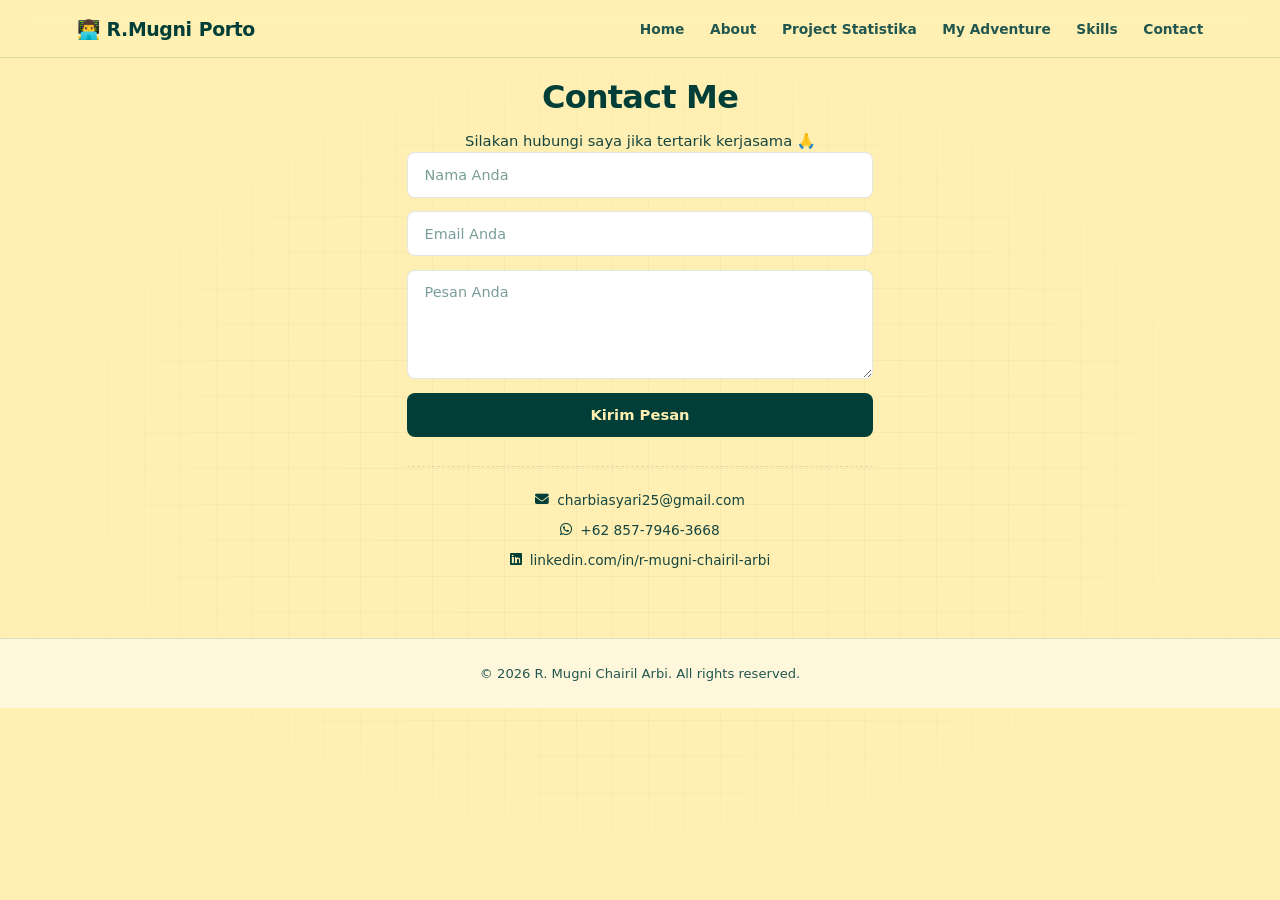
<file: contact.html>
<!DOCTYPE html>
<html lang="id">
<head>
  <meta charset="UTF-8">
  <meta name="viewport" content="width=device-width, initial-scale=1.0">
  <title>Contact — R.MugniPorto</title>
  <link rel="stylesheet" href="style.css">
  <link rel="stylesheet" href="https://cdnjs.cloudflare.com/ajax/libs/font-awesome/6.5.0/css/all.min.css">
  <link href="https://unpkg.com/aos@2.3.1/dist/aos.css" rel="stylesheet">
</head>
<body>

  <header class="header">
    <div class="logo">👨‍💻 R.Mugni<span>Porto</span></div>
    <nav class="nav">
      <ul>
        <li><a href="index.html">Home</a></li>
        <li><a href="about.html">About</a></li>
        <li><a href="statistika.html">Project Statistika</a></li>
        <li><a href="project.html">My Adventure</a></li>
        <li><a href="skills.html">Skills</a></li>
        <li><a href="contact.html">Contact</a></li>
      </ul>
    </nav>
  </header>

  <div class="page-shell">
    <section class="contact" id="contact" data-aos="fade-up">
      <h2 class="section-title">Contact Me</h2>
      <p class="contact-subtext">Silakan hubungi saya jika tertarik kerjasama 🙏</p>

      <form action="https://formspree.io/f/mpwrvkrq" method="POST" class="contact-form">
        <input type="text" name="name" placeholder="Nama Anda" required>
        <input type="email" name="email" placeholder="Email Anda" required>
        <textarea name="message" rows="5" placeholder="Pesan Anda" required></textarea>
        <button type="submit">Kirim Pesan</button>
      </form>

      <div class="contact-info">
        <p><i class="fas fa-envelope"></i> charbiasyari25@gmail.com</p>
        <p><i class="fab fa-whatsapp"></i> +62 857-7946-3668</p>
        <p><i class="fab fa-linkedin"></i> linkedin.com/in/r-mugni-chairil-arbi</p>
      </div>
    </section>
  </div>

  <footer class="footer">
    <p>&copy; 2026 R. Mugni Chairil Arbi. All rights reserved.</p>
  </footer>

  <script src="https://unpkg.com/aos@2.3.1/dist/aos.js"></script>
  <script>
    AOS.init({ once: true, duration: 700 });

    const form = document.querySelector(".contact-form");
    form.addEventListener("submit", async function (e) {
      e.preventDefault();
      const data = new FormData(form);
      const response = await fetch(form.action, {
        method: form.method,
        body: data,
        headers: { Accept: "application/json" }
      });
      if (response.ok) {
        alert("✅ Pesan berhasil dikirim!");
        form.reset();
      } else {
        alert("❌ Gagal mengirim pesan. Silakan coba lagi.");
      }
    });
  </script>
</body>
</html>
</file>
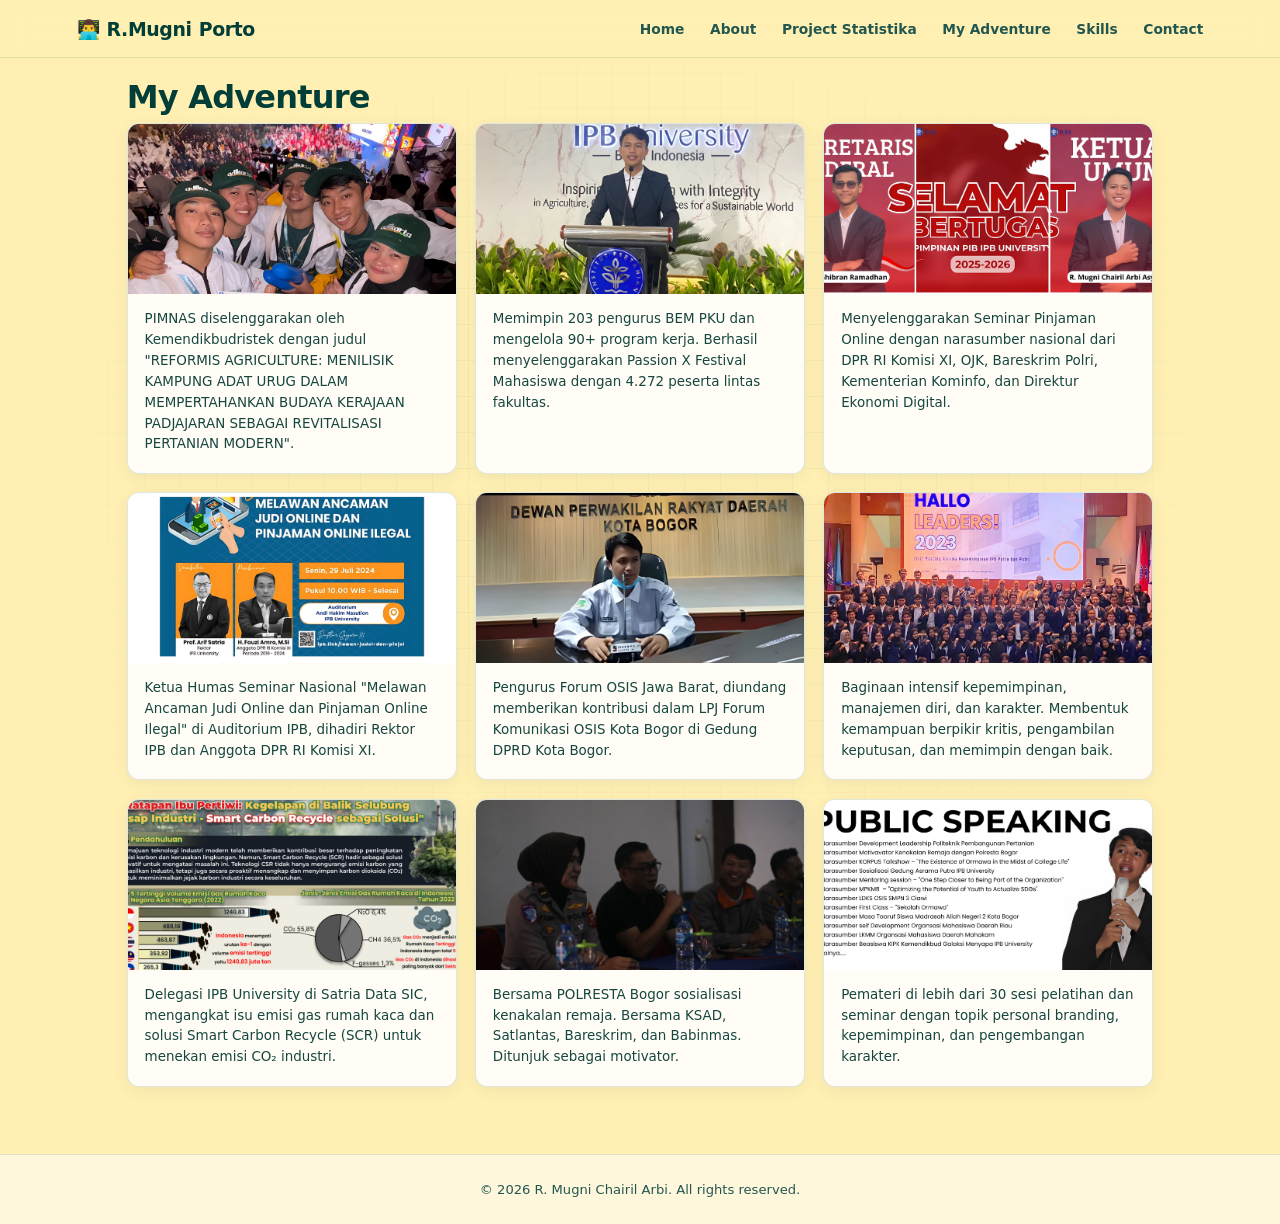
<file: project.html>
<!DOCTYPE html>
<html lang="id">
<head>
  <meta charset="UTF-8">
  <meta name="viewport" content="width=device-width, initial-scale=1.0">
  <title>My Adventure — R.MugniPorto</title>
  <link rel="stylesheet" href="style.css">
  <link rel="stylesheet" href="https://cdnjs.cloudflare.com/ajax/libs/font-awesome/6.5.0/css/all.min.css">
  <link href="https://unpkg.com/aos@2.3.1/dist/aos.css" rel="stylesheet">
</head>
<body>

  <header class="header">
    <div class="logo">👨‍💻 R.Mugni<span>Porto</span></div>
    <nav class="nav">
      <ul>
        <li><a href="index.html">Home</a></li>
        <li><a href="about.html">About</a></li>
        <li><a href="statistika.html">Project Statistika</a></li>
        <li><a href="project.html">My Adventure</a></li>
        <li><a href="skills.html">Skills</a></li>
        <li><a href="contact.html">Contact</a></li>
      </ul>
    </nav>
  </header>

  <div class="page-shell">
    <section class="projects" id="projects">
      <h2 class="section-title" data-aos="fade-up">My Adventure</h2>
      <div class="project-grid">

        <div class="project-card" data-aos="fade-up" data-aos-delay="50">
          <div class="project-image">
            <img src="images/portofolio.jpg" alt="PIMNAS">
            <div class="overlay">
              <h3>Pekan Ilmiah Mahasiswa Nasional</h3>
              <a href="https://drive.google.com/file/d/11JWZwRO0SuwEnJezBi8bt6iHoMpbprx-/view?usp=drive_link" class="project-link" target="_blank">Lihat Proyek</a>
            </div>
          </div>
          <p class="project-desc">PIMNAS diselenggarakan oleh Kemendikbudristek dengan judul "REFORMIS AGRICULTURE: MENILISIK KAMPUNG ADAT URUG DALAM MEMPERTAHANKAN BUDAYA KERAJAAN PADJAJARAN SEBAGAI REVITALISASI PERTANIAN MODERN".</p>
        </div>

        <div class="project-card" data-aos="fade-up" data-aos-delay="100">
          <div class="project-image">
            <img src="images/portofolio(2).jpg" alt="BEM PKU">
            <div class="overlay">
              <h3>Ketua BEM Pendidikan Kompetensi Umum</h3>
              <a href="https://drive.google.com/file/d/1wgFKFma21zsdZXjwo0fs0psPqvQkic7z/view?usp=drive_link" class="project-link" target="_blank">Lihat Proyek</a>
            </div>
          </div>
          <p class="project-desc">Memimpin 203 pengurus BEM PKU dan mengelola 90+ program kerja. Berhasil menyelenggarakan Passion X Festival Mahasiswa dengan 4.272 peserta lintas fakultas.</p>
        </div>

        <div class="project-card" data-aos="fade-up" data-aos-delay="150">
          <div class="project-image">
            <img src="images/portofolio(3).jpg" alt="Pengawal Ideologi">
            <div class="overlay">
              <h3>Ketua Pengawal Ideologi Bangsa</h3>
              <a href="https://www.instagram.com/p/DE_tsfWvul_/?utm_source=ig_web_copy_link&igsh=MW11M3c3c2Z6aXVyeg==" class="project-link" target="_blank">Lihat Proyek</a>
            </div>
          </div>
          <p class="project-desc">Menyelenggarakan Seminar Pinjaman Online dengan narasumber nasional dari DPR RI Komisi XI, OJK, Bareskrim Polri, Kementerian Kominfo, dan Direktur Ekonomi Digital.</p>
        </div>

        <div class="project-card" data-aos="fade-up" data-aos-delay="200">
          <div class="project-image">
            <img src="images/portofolio(4).jpg" alt="Seminar Pinjol">
            <div class="overlay">
              <h3>Seminar Pinjaman Online Komisi XI DPR RI</h3>
              <a href="https://www.instagram.com/reel/C-CRy7YvTbV/?utm_source=ig_web_copy_link&igsh=MTV2bTJrbm16OG1xcQ==" class="project-link" target="_blank">Lihat Proyek</a>
            </div>
          </div>
          <p class="project-desc">Ketua Humas Seminar Nasional "Melawan Ancaman Judi Online dan Pinjaman Online Ilegal" di Auditorium IPB, dihadiri Rektor IPB dan Anggota DPR RI Komisi XI.</p>
        </div>

        <div class="project-card" data-aos="fade-up" data-aos-delay="250">
          <div class="project-image">
            <img src="images/portofolio(5).jpg" alt="Forum OSIS">
            <div class="overlay">
              <h3>Pengurus Forum OSIS Jawa Barat</h3>
              <a href="https://www.instagram.com/fojbwilayah2?utm_source=ig_web_button_share_sheet&igsh=M3M2bnJrbnJlcWhs" class="project-link" target="_blank">Lihat Proyek</a>
            </div>
          </div>
          <p class="project-desc">Pengurus Forum OSIS Jawa Barat, diundang memberikan kontribusi dalam LPJ Forum Komunikasi OSIS Kota Bogor di Gedung DPRD Kota Bogor.</p>
        </div>

        <div class="project-card" data-aos="fade-up" data-aos-delay="300">
          <div class="project-image">
            <img src="images/portofolio(6).jpg" alt="Asrama Kepemimpinan">
            <div class="overlay">
              <h3>Asrama Kepemimpinan IPB University</h3>
              <a href="https://www.instagram.com/ak.ipb?utm_source=ig_web_button_share_sheet&igsh=bDQ5NzJrbTV4cmN1" class="project-link" target="_blank">Lihat Proyek</a>
            </div>
          </div>
          <p class="project-desc">Baginaan intensif kepemimpinan, manajemen diri, dan karakter. Membentuk kemampuan berpikir kritis, pengambilan keputusan, dan memimpin dengan baik.</p>
        </div>

        <div class="project-card" data-aos="fade-up" data-aos-delay="350">
          <div class="project-image">
            <img src="images/portofolio(7).jpg" alt="Satria Data">
            <div class="overlay">
              <h3>Satria Data Statistics Infographic</h3>
              <a href="https://drive.google.com/file/d/1RIOqZmUrw-Jdq4x15w_dp7WTdprdXx0D/view?usp=drive_link" class="project-link" target="_blank">Lihat Proyek</a>
            </div>
          </div>
          <p class="project-desc">Delegasi IPB University di Satria Data SIC, mengangkat isu emisi gas rumah kaca dan solusi Smart Carbon Recycle (SCR) untuk menekan emisi CO₂ industri.</p>
        </div>

        <div class="project-card" data-aos="fade-up" data-aos-delay="400">
          <div class="project-image">
            <img src="images/portofolio(8).jpg" alt="Narasumber Polresta">
            <div class="overlay">
              <h3>Narasumber dengan POLRESTA</h3>
              <a href="https://drive.google.com/file/d/17ZGmvscnkWCFLYZD7GI0flWt7x2-zDiI/view?usp=sharing" class="project-link" target="_blank">Lihat Proyek</a>
            </div>
          </div>
          <p class="project-desc">Bersama POLRESTA Bogor sosialisasi kenakalan remaja. Bersama KSAD, Satlantas, Bareskrim, dan Babinmas. Ditunjuk sebagai motivator.</p>
        </div>

        <div class="project-card" data-aos="fade-up" data-aos-delay="450">
          <div class="project-image">
            <img src="images/portofolio(9).jpg" alt="Narasumber">
            <div class="overlay">
              <h3>Kumpulan Narasumber</h3>
              <a href="https://drive.google.com/file/d/1VSSagPSHrnp2Lbo9LzxFca7kM39lNu_b/view?usp=sharing" class="project-link" target="_blank">Lihat Proyek</a>
            </div>
          </div>
          <p class="project-desc">Pemateri di lebih dari 30 sesi pelatihan dan seminar dengan topik personal branding, kepemimpinan, dan pengembangan karakter.</p>
        </div>

      </div>
    </section>
  </div>

  <footer class="footer">
    <p>&copy; 2026 R. Mugni Chairil Arbi. All rights reserved.</p>
  </footer>

  <script src="https://unpkg.com/aos@2.3.1/dist/aos.js"></script>
  <script>AOS.init({ once: true, duration: 700 });</script>
</body>
</html>
</file>
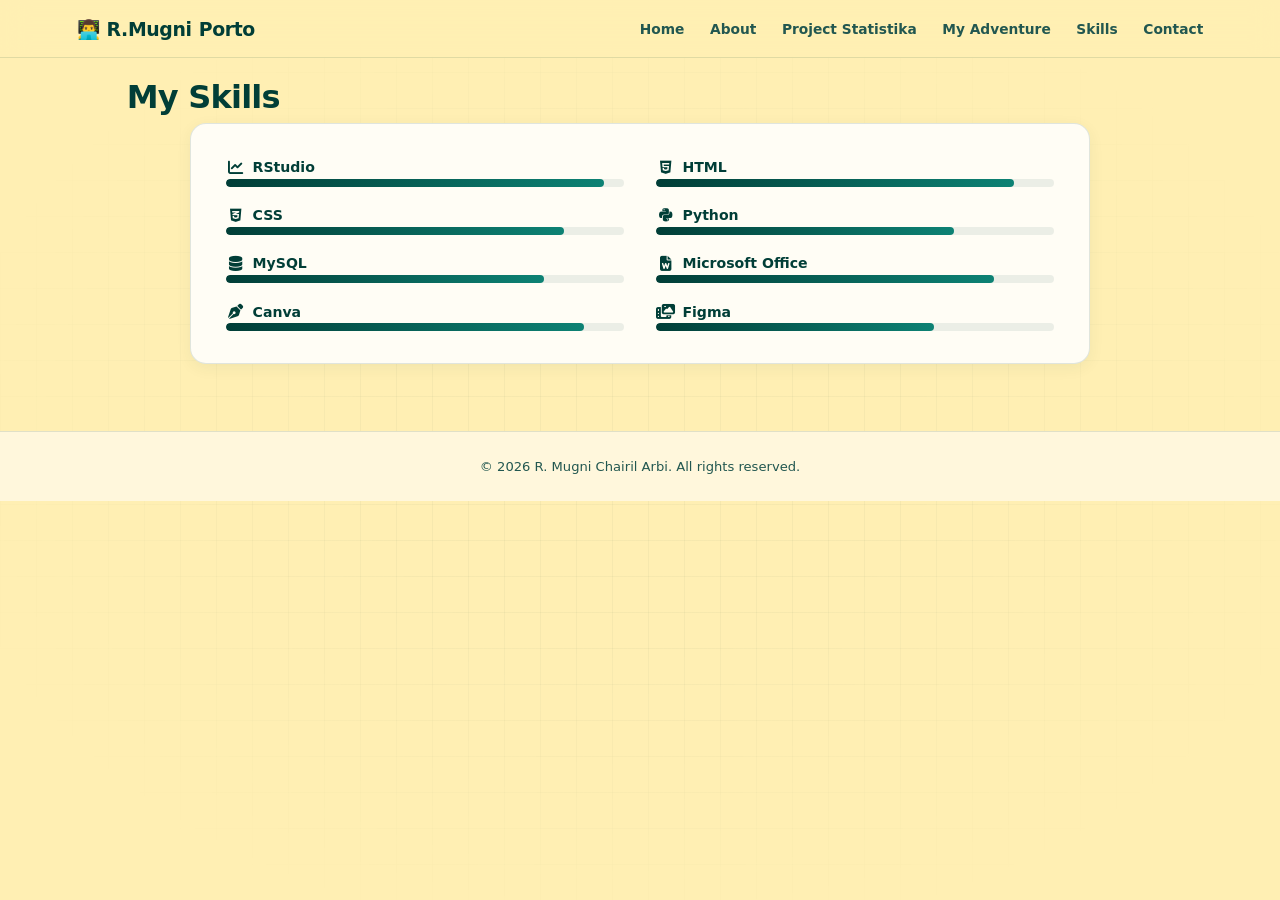
<file: skills.html>
<!DOCTYPE html>
<html lang="id">
<head>
  <meta charset="UTF-8">
  <meta name="viewport" content="width=device-width, initial-scale=1.0">
  <title>Skills — R.MugniPorto</title>
  <link rel="stylesheet" href="style.css">
  <link rel="stylesheet" href="https://cdnjs.cloudflare.com/ajax/libs/font-awesome/6.5.0/css/all.min.css">
  <link href="https://unpkg.com/aos@2.3.1/dist/aos.css" rel="stylesheet">
</head>
<body>

  <header class="header">
    <div class="logo">👨‍💻 R.Mugni<span>Porto</span></div>
    <nav class="nav">
      <ul>
        <li><a href="index.html">Home</a></li>
        <li><a href="about.html">About</a></li>
        <li><a href="statistika.html">Project Statistika</a></li>
        <li><a href="project.html">My Adventure</a></li>
        <li><a href="skills.html">Skills</a></li>
        <li><a href="contact.html">Contact</a></li>
      </ul>
    </nav>
  </header>

  <div class="page-shell">
    <section class="skills" id="skills" data-aos="fade-up">
      <h2 class="section-title">My Skills</h2>

      <div class="skills-wrapper">
        <div class="skill">
          <p><i class="fas fa-chart-line"></i> RStudio</p>
          <div class="skill-bar"><div class="bar-fill" style="width: 95%;"></div></div>
        </div>
        <div class="skill">
          <p><i class="fab fa-html5"></i> HTML</p>
          <div class="skill-bar"><div class="bar-fill" style="width: 90%;"></div></div>
        </div>
        <div class="skill">
          <p><i class="fab fa-css3-alt"></i> CSS</p>
          <div class="skill-bar"><div class="bar-fill" style="width: 85%;"></div></div>
        </div>
        <div class="skill">
          <p><i class="fab fa-python"></i> Python</p>
          <div class="skill-bar"><div class="bar-fill" style="width: 75%;"></div></div>
        </div>
        <div class="skill">
          <p><i class="fas fa-database"></i> MySQL</p>
          <div class="skill-bar"><div class="bar-fill" style="width: 80%;"></div></div>
        </div>
        <div class="skill">
          <p><i class="fas fa-file-word"></i> Microsoft Office</p>
          <div class="skill-bar"><div class="bar-fill" style="width: 85%;"></div></div>
        </div>
        <div class="skill">
          <p><i class="fas fa-pen-nib"></i> Canva</p>
          <div class="skill-bar"><div class="bar-fill" style="width: 90%;"></div></div>
        </div>
        <div class="skill">
          <p><i class="fas fa-photo-film"></i> Figma</p>
          <div class="skill-bar"><div class="bar-fill" style="width: 70%;"></div></div>
        </div>
      </div>
    </section>
  </div>

  <footer class="footer">
    <p>&copy; 2026 R. Mugni Chairil Arbi. All rights reserved.</p>
  </footer>

  <script src="https://unpkg.com/aos@2.3.1/dist/aos.js"></script>
  <script>AOS.init({ once: true, duration: 700 });</script>
</body>
</html>
</file>
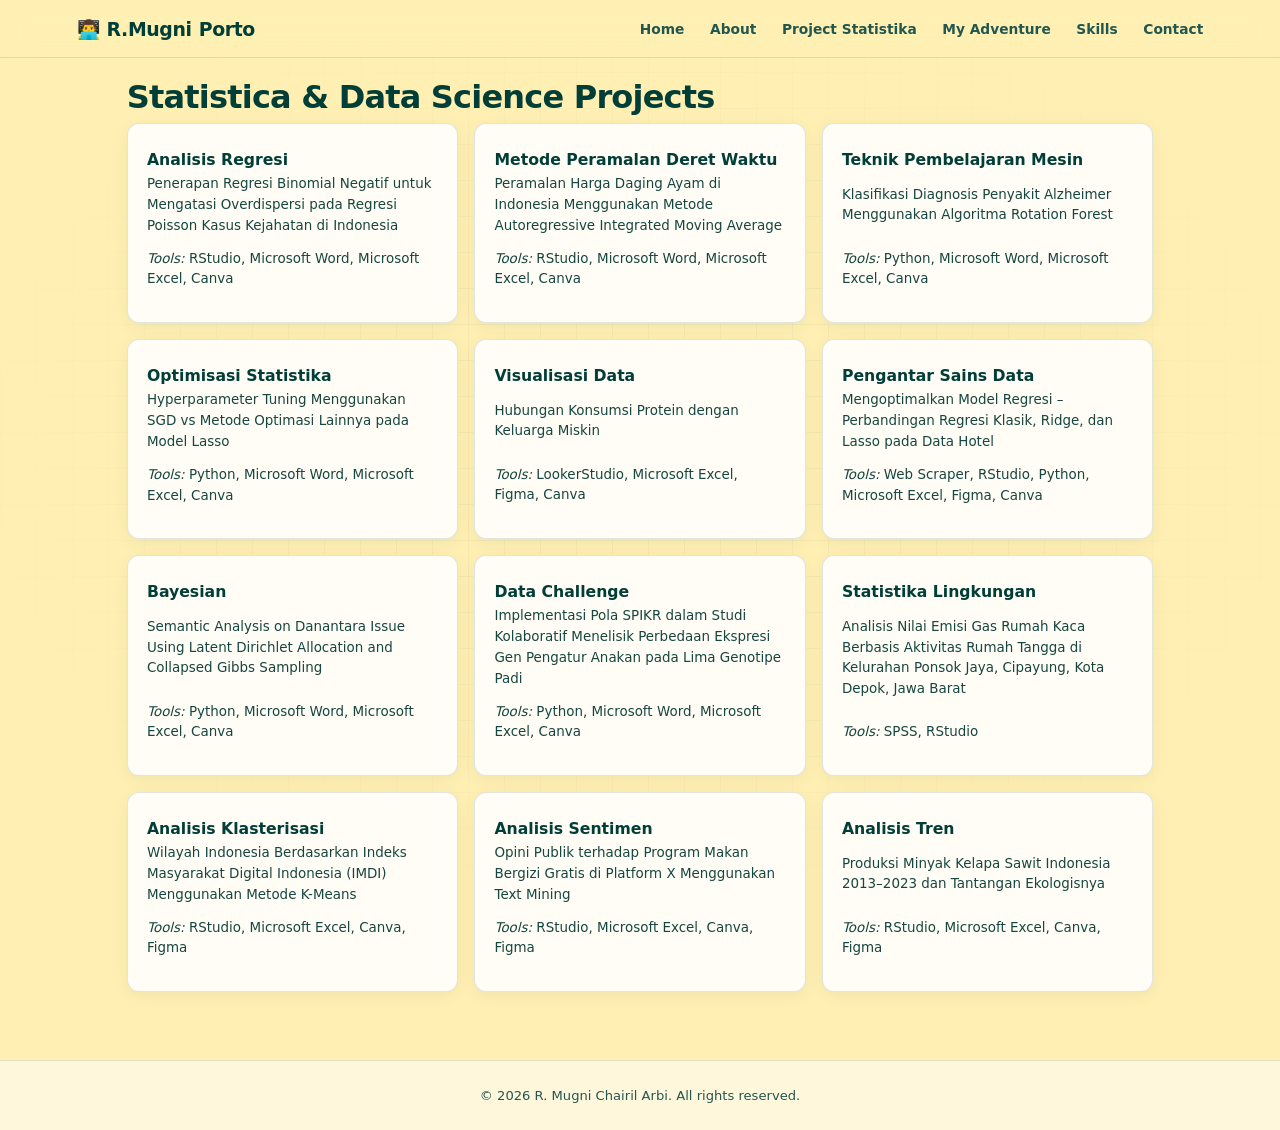
<file: statistika.html>
<!DOCTYPE html>
<html lang="id">
<head>
  <meta charset="UTF-8">
  <meta name="viewport" content="width=device-width, initial-scale=1.0">
  <title>Project Statistika — R.MugniPorto</title>
  <link rel="stylesheet" href="style.css">
  <link rel="stylesheet" href="https://cdnjs.cloudflare.com/ajax/libs/font-awesome/6.5.0/css/all.min.css">
  <link href="https://unpkg.com/aos@2.3.1/dist/aos.css" rel="stylesheet">
</head>
<body>

  <header class="header">
    <div class="logo">👨‍💻 R.Mugni<span>Porto</span></div>
    <nav class="nav">
      <ul>
        <li><a href="index.html">Home</a></li>
        <li><a href="about.html">About</a></li>
        <li><a href="statistika.html">Project Statistika</a></li>
        <li><a href="project.html">My Adventure</a></li>
        <li><a href="skills.html">Skills</a></li>
        <li><a href="contact.html">Contact</a></li>
      </ul>
    </nav>
  </header>

  <div class="page-shell">
    <section class="stat-projects" id="stat-projects">
      <h2 class="section-title" data-aos="fade-up">Statistica & Data Science Projects</h2>
      <div class="stat-project-list">

        <div class="stat-project-item" data-aos="fade-up" data-aos-delay="50">
          <h3><a href="https://drive.google.com/drive/folders/1C8XI6P4nZ6RcZ-ZhBbt35RDAvjPQcCQ9?usp=drive_link" class="project-title-link" target="_blank">Analisis Regresi</a></h3>
          <p>Penerapan Regresi Binomial Negatif untuk Mengatasi Overdispersi pada Regresi Poisson Kasus Kejahatan di Indonesia</p>
          <p><em>Tools:</em> RStudio, Microsoft Word, Microsoft Excel, Canva</p>
        </div>

        <div class="stat-project-item" data-aos="fade-up" data-aos-delay="80">
          <h3><a href="https://drive.google.com/drive/folders/1jDiGI1JXiLSppBpX9JWBTQWNnKZqv_HR?usp=drive_link" class="project-title-link" target="_blank">Metode Peramalan Deret Waktu</a></h3>
          <p>Peramalan Harga Daging Ayam di Indonesia Menggunakan Metode Autoregressive Integrated Moving Average</p>
          <p><em>Tools:</em> RStudio, Microsoft Word, Microsoft Excel, Canva</p>
        </div>

        <div class="stat-project-item" data-aos="fade-up" data-aos-delay="110">
          <h3><a href="https://drive.google.com/drive/folders/1Ku_VQO_8Zp-CoyCm4bfFC-IvB5UTWUId?usp=drive_link" class="project-title-link" target="_blank">Teknik Pembelajaran Mesin</a></h3>
          <p>Klasifikasi Diagnosis Penyakit Alzheimer Menggunakan Algoritma Rotation Forest</p>
          <p><em>Tools:</em> Python, Microsoft Word, Microsoft Excel, Canva</p>
        </div>

        <div class="stat-project-item" data-aos="fade-up" data-aos-delay="140">
          <h3><a href="https://drive.google.com/drive/folders/1_6jmRf16gYjSYVNTbhwBBEczwUq6lan9?usp=drive_link" class="project-title-link" target="_blank">Optimisasi Statistika</a></h3>
          <p>Hyperparameter Tuning Menggunakan SGD vs Metode Optimasi Lainnya pada Model Lasso</p>
          <p><em>Tools:</em> Python, Microsoft Word, Microsoft Excel, Canva</p>
        </div>

        <div class="stat-project-item" data-aos="fade-up" data-aos-delay="170">
          <h3><a href="https://lookerstudio.google.com/reporting/1cfaa364-671b-45e7-9748-39be68ca1850/page/1M" class="project-title-link" target="_blank">Visualisasi Data</a></h3>
          <p>Hubungan Konsumsi Protein dengan Keluarga Miskin</p>
          <p><em>Tools:</em> LookerStudio, Microsoft Excel, Figma, Canva</p>
        </div>

        <div class="stat-project-item" data-aos="fade-up" data-aos-delay="200">
          <h3><a href="https://drive.google.com/drive/folders/1S462Imh0BhHBv48S9OmS54HAMODP6gA9?usp=drive_link" class="project-title-link" target="_blank">Pengantar Sains Data</a></h3>
          <p>Mengoptimalkan Model Regresi – Perbandingan Regresi Klasik, Ridge, dan Lasso pada Data Hotel</p>
          <p><em>Tools:</em> Web Scraper, RStudio, Python, Microsoft Excel, Figma, Canva</p>
        </div>

        <div class="stat-project-item" data-aos="fade-up" data-aos-delay="230">
          <h3><a href="https://drive.google.com/drive/folders/18Zo5ydEE-pGM5lXNbEG9vk4UG4AW3ZJ2?usp=drive_link" class="project-title-link" target="_blank">Bayesian</a></h3>
          <p>Semantic Analysis on Danantara Issue Using Latent Dirichlet Allocation and Collapsed Gibbs Sampling</p>
          <p><em>Tools:</em> Python, Microsoft Word, Microsoft Excel, Canva</p>
        </div>

        <div class="stat-project-item" data-aos="fade-up" data-aos-delay="260">
          <h3><a href="https://drive.google.com/drive/folders/1vnyym-EfeafsoRw7HDwUT7Lj1ZkwlpEH?usp=drive_link" class="project-title-link" target="_blank">Data Challenge</a></h3>
          <p>Implementasi Pola SPIKR dalam Studi Kolaboratif Menelisik Perbedaan Ekspresi Gen Pengatur Anakan pada Lima Genotipe Padi</p>
          <p><em>Tools:</em> Python, Microsoft Word, Microsoft Excel, Canva</p>
        </div>

        <div class="stat-project-item" data-aos="fade-up" data-aos-delay="290">
          <h3><a href="#" class="project-title-link">Statistika Lingkungan</a></h3>
          <p>Analisis Nilai Emisi Gas Rumah Kaca Berbasis Aktivitas Rumah Tangga di Kelurahan Ponsok Jaya, Cipayung, Kota Depok, Jawa Barat</p>
          <p><em>Tools:</em> SPSS, RStudio</p>
        </div>

        <div class="stat-project-item" data-aos="fade-up" data-aos-delay="320">
          <h3><a href="https://drive.google.com/drive/folders/1yRdzSvazYIkhybqzFE86bgIqe49n3boH?usp=drive_link" class="project-title-link" target="_blank">Analisis Klasterisasi</a></h3>
          <p>Wilayah Indonesia Berdasarkan Indeks Masyarakat Digital Indonesia (IMDI) Menggunakan Metode K-Means</p>
          <p><em>Tools:</em> RStudio, Microsoft Excel, Canva, Figma</p>
        </div>

        <div class="stat-project-item" data-aos="fade-up" data-aos-delay="350">
          <h3><a href="https://drive.google.com/drive/folders/1nZv6HxVPdfle54T-PF4-_jxxy9zCEnQE?usp=drive_link" class="project-title-link" target="_blank">Analisis Sentimen</a></h3>
          <p>Opini Publik terhadap Program Makan Bergizi Gratis di Platform X Menggunakan Text Mining</p>
          <p><em>Tools:</em> RStudio, Microsoft Excel, Canva, Figma</p>
        </div>

        <div class="stat-project-item" data-aos="fade-up" data-aos-delay="380">
          <h3><a href="https://drive.google.com/drive/folders/1KalcILJ9Y2DhUM5qIiO848BCAm1c7gEV?usp=drive_link" class="project-title-link" target="_blank">Analisis Tren</a></h3>
          <p>Produksi Minyak Kelapa Sawit Indonesia 2013–2023 dan Tantangan Ekologisnya</p>
          <p><em>Tools:</em> RStudio, Microsoft Excel, Canva, Figma</p>
        </div>

      </div>
    </section>
  </div>

  <footer class="footer">
    <p>&copy; 2026 R. Mugni Chairil Arbi. All rights reserved.</p>
  </footer>

  <script src="https://unpkg.com/aos@2.3.1/dist/aos.js"></script>
  <script>AOS.init({ once: true, duration: 700 });</script>
</body>
</html>
</file>
<file: style.css>
/* ==========================================================================
   R.MugniPorto — Senior Statistician & Data Analyst Portfolio
   Design System: Deep Forest Teal (#013e37) + Warm Cream Gold (#ffefb3)
   ========================================================================== */

*,
*::before,
*::after {
  margin: 0;
  padding: 0;
  box-sizing: border-box;
}

:root {
  /* Color Palette */
  --bg-cream: #ffefb3;            /* Primary Light Background / Accent */
  --bg-cream-soft: #fff7dc;       /* Soft Cream for Sub-panels */
  --bg-cream-pure: #fffdf5;       /* Card Backgrounds on Cream */
  --dark-teal: #013e37;           /* Primary Dark Forest Teal */
  --dark-teal-deep: #002b26;      /* Ultra Deep Forest */
  --dark-teal-card: #014d44;      /* High-contrast Teal Card */
  --dark-teal-hover: #015e54;     /* Interactive Hover Teal */
  --teal-subtle: rgba(1, 62, 55, 0.07);
  --teal-border: rgba(1, 62, 55, 0.12);
  --teal-border-glow: rgba(1, 62, 55, 0.35);

  /* Gold & Accent Highlights */
  --accent-gold: #d4af37;
  --accent-gold-light: #fbe083;
  --accent-gold-soft: rgba(212, 175, 55, 0.16);
  --accent-gold-glow: rgba(212, 175, 55, 0.32);
  --white: #ffffff;
  
  /* Text Tokens */
  --text-dark: #013e37;
  --text-muted: #225750;
  --text-body: #164640;
  --text-light: #ffefb3;
  --text-light-muted: #d5e9e5;

  /* Layout & Geometry */
  --radius-lg: 16px;
  --radius-md: 12px;
  --radius-sm: 8px;
  --shadow-sm: 0 4px 16px rgba(1, 62, 55, 0.06);
  --shadow-md: 0 10px 30px rgba(1, 62, 55, 0.09);
  --shadow-hover: 0 16px 38px rgba(1, 62, 55, 0.14);
  --transition: all 0.32s cubic-bezier(0.2, 0.8, 0.2, 1);
  --font-main: 'Plus Jakarta Sans', system-ui, -apple-system, sans-serif;
  --font-mono: 'JetBrains Mono', monospace;
}

html {
  scroll-behavior: smooth;
  scroll-padding-top: 76px;
}

body {
  font-family: var(--font-main);
  background-color: var(--bg-cream);
  color: var(--text-dark);
  line-height: 1.6;
  overflow-x: hidden;
  position: relative;
}

a {
  text-decoration: none;
  color: inherit;
  transition: var(--transition);
}

img {
  max-width: 100%;
  display: block;
}

ul { list-style: none; }

/* Subtle Technical Grid Matrix */
body::before {
  content: "";
  position: fixed;
  inset: 0;
  z-index: 0;
  pointer-events: none;
  background-image:
    linear-gradient(rgba(1, 62, 55, 0.035) 1px, transparent 1px),
    linear-gradient(90deg, rgba(1, 62, 55, 0.035) 1px, transparent 1px);
  background-size: 36px 36px;
  mask-image: radial-gradient(ellipse at center, black 30%, transparent 80%);
  -webkit-mask-image: radial-gradient(ellipse at center, black 30%, transparent 80%);
}

/* Ambient Blobs */
.blob {
  position: fixed;
  border-radius: 50%;
  filter: blur(90px);
  opacity: 0.28;
  z-index: 0;
  pointer-events: none;
  animation: floatAmbient 16s ease-in-out infinite alternate;
}

.blob-1 {
  width: 380px;
  height: 380px;
  background: var(--accent-gold);
  top: -80px;
  right: -60px;
}

.blob-2 {
  width: 320px;
  height: 320px;
  background: #2a8377;
  bottom: 25%;
  left: -90px;
  animation-delay: -5s;
}

.blob-3 {
  width: 260px;
  height: 260px;
  background: var(--accent-gold-light);
  top: 55%;
  right: -50px;
  animation-delay: -9s;
}

@keyframes floatAmbient {
  0% { transform: translate(0, 0) scale(1); }
  100% { transform: translate(25px, -30px) scale(1.06); }
}

/* Mathematical Symbols Background */
.stats-bg {
  position: fixed;
  inset: 0;
  z-index: 0;
  pointer-events: none;
  overflow: hidden;
}

.stat-symbol {
  position: absolute;
  font-family: 'Times New Roman', Georgia, serif;
  font-weight: 700;
  color: var(--dark-teal);
  opacity: 0.07;
  user-select: none;
  animation: floatSymbol 18s ease-in-out infinite;
}

.stat-symbol.s1  { font-size: 4rem; top: 10%; left: 5%; animation-delay: 0s; }
.stat-symbol.s2  { font-size: 3rem; top: 25%; right: 7%; animation-delay: -2s; }
.stat-symbol.s3  { font-size: 3.5rem; top: 50%; left: 3%; animation-delay: -4s; }
.stat-symbol.s4  { font-size: 2.6rem; top: 72%; right: 10%; animation-delay: -6s; }
.stat-symbol.s5  { font-size: 3.2rem; top: 15%; left: 42%; animation-delay: -1s; }
.stat-symbol.s6  { font-size: 3.8rem; top: 38%; right: 20%; animation-delay: -3s; }
.stat-symbol.s7  { font-size: 2.4rem; top: 82%; left: 22%; animation-delay: -5s; }
.stat-symbol.s8  { font-size: 2.8rem; top: 6%; right: 28%; animation-delay: -7s; }
.stat-symbol.s9  { font-size: 3.4rem; top: 62%; left: 52%; animation-delay: -2.5s; }
.stat-symbol.s10 { font-size: 3.8rem; top: 32%; left: 16%; animation-delay: -8s; }
.stat-symbol.s11 { font-size: 2.2rem; top: 89%; right: 4%; animation-delay: -3.5s; }
.stat-symbol.s12 { font-size: 3rem; top: 46%; left: 74%; animation-delay: -1.5s; }

@keyframes floatSymbol {
  0%, 100% { transform: translate(0, 0) rotate(0deg); opacity: 0.06; }
  50% { transform: translate(12px, -16px) rotate(4deg); opacity: 0.11; }
}

/* ==========================================================================
   HEADER / NAVBAR
   ========================================================================== */
.header {
  position: fixed;
  top: 0;
  left: 0;
  width: 100%;
  z-index: 1000;
  display: flex;
  justify-content: space-between;
  align-items: center;
  padding: 0.85rem 6%;
  background: rgba(255, 239, 179, 0.88);
  backdrop-filter: blur(14px);
  -webkit-backdrop-filter: blur(14px);
  border-bottom: 1px solid var(--teal-border);
  transition: var(--transition);
}

.header.scrolled {
  padding: 0.65rem 6%;
  background: rgba(255, 239, 179, 0.95);
  box-shadow: 0 4px 20px rgba(1, 62, 55, 0.08);
}

.logo {
  font-size: 1.18rem;
  font-weight: 800;
  color: var(--dark-teal);
  display: flex;
  align-items: center;
  gap: 0.45rem;
  letter-spacing: -0.02em;
}

.logo-icon { font-size: 1.25rem; }
.logo .accent {
  color: var(--dark-teal);
  position: relative;
  background: linear-gradient(120deg, #013e37, #0b6b60);
  -webkit-background-clip: text;
  -webkit-text-fill-color: transparent;
}

.nav ul {
  display: flex;
  gap: 1.6rem;
  align-items: center;
}

.nav a {
  font-size: 0.86rem;
  font-weight: 600;
  color: var(--text-muted);
  position: relative;
  padding: 0.3rem 0;
}

.nav a::after {
  content: '';
  position: absolute;
  bottom: -2px;
  left: 50%;
  width: 0;
  height: 2px;
  background: var(--dark-teal);
  border-radius: 2px;
  transition: var(--transition);
  transform: translateX(-50%);
}

.nav a:hover,
.nav a.active {
  color: var(--dark-teal);
}

.nav a:hover::after,
.nav a.active::after {
  width: 100%;
}

/* ==========================================================================
   HERO SECTION (COMPACT & MODERN)
   ========================================================================== */
.hero {
  position: relative;
  z-index: 1;
  min-height: 88vh;
  display: flex;
  align-items: center;
  justify-content: space-between;
  gap: 2.8rem;
  padding: 6.8rem 6% 3.5rem;
  max-width: 1180px;
  margin: 0 auto;
}

.hero-text {
  flex: 1.2;
  max-width: 580px;
}

.hero-label {
  display: inline-flex;
  align-items: center;
  gap: 0.5rem;
  font-size: 0.78rem;
  font-weight: 700;
  color: var(--dark-teal);
  letter-spacing: 0.12em;
  text-transform: uppercase;
  background: var(--teal-subtle);
  padding: 0.28rem 0.75rem;
  border-radius: 20px;
  border: 1px solid var(--teal-border);
  margin-bottom: 0.9rem;
}

.hero-label .dot {
  width: 7px;
  height: 7px;
  background: #10b981;
  border-radius: 50%;
  box-shadow: 0 0 8px #10b981;
  animation: pulseBeacon 2s ease-in-out infinite;
}

@keyframes pulseBeacon {
  0%, 100% { opacity: 1; transform: scale(1); }
  50% { opacity: 0.4; transform: scale(1.3); }
}

.hero-title {
  font-size: clamp(2.4rem, 4.8vw, 3.4rem);
  font-weight: 800;
  line-height: 1.15;
  margin-bottom: 0.65rem;
  letter-spacing: -0.03em;
  color: var(--dark-teal);
}

.hero-title .accent {
  color: var(--dark-teal);
  text-decoration: underline;
  text-decoration-color: var(--accent-gold);
  text-underline-offset: 6px;
  text-decoration-thickness: 3px;
}

.hero-title .typewriter .letter {
  display: inline-block;
  opacity: 0;
  transform: translateY(14px);
  animation: letterReveal 0.4s cubic-bezier(0.2, 0.8, 0.2, 1) forwards;
}

.hero-title .typewriter .letter:nth-child(1)  { animation-delay: 0.2s; }
.hero-title .typewriter .letter:nth-child(2)  { animation-delay: 0.26s; }
.hero-title .typewriter .letter:nth-child(3)  { animation-delay: 0.32s; }
.hero-title .typewriter .letter:nth-child(4)  { animation-delay: 0.38s; }
.hero-title .typewriter .letter:nth-child(5)  { animation-delay: 0.44s; }
.hero-title .typewriter .letter:nth-child(6)  { animation-delay: 0.50s; }
.hero-title .typewriter .letter:nth-child(7)  { animation-delay: 0.56s; }
.hero-title .typewriter .letter:nth-child(8)  { animation-delay: 0.62s; }
.hero-title .typewriter .letter:nth-child(9)  { animation-delay: 0.68s; }
.hero-title .typewriter .letter:nth-child(10) { animation-delay: 0.74s; }
.hero-title .typewriter .letter:nth-child(11) { animation-delay: 0.80s; }
.hero-title .typewriter .letter:nth-child(12) { animation-delay: 0.86s; }

@keyframes letterReveal {
  to { opacity: 1; transform: translateY(0); }
}

.tagline {
  font-size: 1.1rem;
  font-weight: 700;
  color: var(--dark-teal-card);
  margin-bottom: 0.85rem;
  display: flex;
  align-items: center;
  gap: 0.5rem;
}

.hero-desc {
  font-size: 0.94rem;
  color: var(--text-body);
  margin-bottom: 1.6rem;
  line-height: 1.7;
}

.hero-buttons {
  display: flex;
  flex-wrap: wrap;
  gap: 0.65rem;
  align-items: center;
}

/* Primary & Outline Buttons */
.btn-primary {
  display: inline-flex;
  align-items: center;
  gap: 0.5rem;
  padding: 0.72rem 1.35rem;
  background: var(--dark-teal);
  color: var(--bg-cream);
  font-weight: 700;
  font-size: 0.88rem;
  border-radius: var(--radius-sm);
  border: 1.5px solid var(--dark-teal);
  transition: var(--transition);
  cursor: pointer;
  box-shadow: 0 4px 14px rgba(1, 62, 55, 0.2);
}

.btn-primary:hover {
  background: var(--dark-teal-hover);
  border-color: var(--dark-teal-hover);
  transform: translateY(-2px);
  box-shadow: 0 8px 22px rgba(1, 62, 55, 0.28);
}

.btn-outline {
  display: inline-flex;
  align-items: center;
  gap: 0.45rem;
  padding: 0.72rem 1.15rem;
  background: rgba(255, 253, 245, 0.8);
  color: var(--dark-teal);
  font-weight: 600;
  font-size: 0.86rem;
  border-radius: var(--radius-sm);
  border: 1.5px solid var(--teal-border);
  transition: var(--transition);
  backdrop-filter: blur(4px);
}

.btn-outline:hover {
  border-color: var(--dark-teal);
  background: var(--bg-cream-pure);
  color: var(--dark-teal-hover);
  transform: translateY(-2px);
  box-shadow: var(--shadow-sm);
}

/* Hero Image Card (Compact Frame) */
.hero-img-wrapper {
  flex-shrink: 0;
}

.hero-img-card {
  position: relative;
  padding: 10px;
  background: var(--bg-cream-pure);
  border: 1px solid var(--teal-border);
  border-radius: 20px;
  box-shadow: var(--shadow-md);
}

.hero-img-card::before {
  content: '';
  position: absolute;
  inset: -6px;
  border-radius: 26px;
  background: linear-gradient(135deg, var(--accent-gold), var(--dark-teal));
  opacity: 0.35;
  z-index: -1;
}

.hero-img {
  position: relative;
  width: 270px;
  height: 330px;
  border-radius: 14px;
  overflow: hidden;
}

.hero-img img {
  width: 100%;
  height: 100%;
  object-fit: cover;
  transition: transform 0.5s ease;
}

.hero-img:hover img {
  transform: scale(1.04);
}

.hero-badge {
  position: absolute;
  bottom: 12px;
  left: 12px;
  right: 12px;
  background: rgba(1, 62, 55, 0.9);
  backdrop-filter: blur(8px);
  padding: 0.55rem 0.85rem;
  border-radius: var(--radius-sm);
  display: flex;
  align-items: center;
  justify-content: center;
  gap: 0.5rem;
  font-size: 0.82rem;
  font-weight: 700;
  color: var(--bg-cream);
  border: 1px solid rgba(255, 239, 179, 0.25);
  box-shadow: 0 4px 16px rgba(0, 0, 0, 0.18);
}

.hero-badge i {
  color: var(--accent-gold-light);
}

/* ==========================================================================
   KPI DASHBOARD BANNER (INTERACTIVE NUMERICAL METRICS)
   ========================================================================== */
.kpi-banner-wrapper {
  position: relative;
  z-index: 2;
  max-width: 1180px;
  margin: 0 auto 2.5rem;
  padding: 0 6%;
}

.kpi-banner {
  display: grid;
  grid-template-columns: repeat(4, 1fr);
  gap: 1rem;
  background: var(--dark-teal);
  border: 1px solid rgba(255, 239, 179, 0.2);
  border-radius: var(--radius-lg);
  padding: 1.25rem 1.5rem;
  box-shadow: var(--shadow-md);
}

.kpi-card {
  display: flex;
  align-items: center;
  gap: 0.85rem;
  padding: 0.5rem 0.75rem;
  border-right: 1px solid rgba(255, 239, 179, 0.12);
}

.kpi-card:last-child {
  border-right: none;
}

.kpi-icon {
  width: 42px;
  height: 42px;
  border-radius: 10px;
  background: rgba(255, 239, 179, 0.12);
  display: flex;
  align-items: center;
  justify-content: center;
  font-size: 1.15rem;
  color: var(--bg-cream);
  flex-shrink: 0;
}

.kpi-num {
  font-family: var(--font-mono);
  font-size: 1.28rem;
  font-weight: 800;
  color: var(--bg-cream);
  line-height: 1.1;
  letter-spacing: -0.02em;
}

.kpi-label {
  font-size: 0.75rem;
  color: var(--text-light-muted);
  font-weight: 500;
  margin-top: 0.15rem;
}

/* ==========================================================================
   SECTION COMMON LAYOUT
   ========================================================================== */
section {
  position: relative;
  z-index: 1;
  padding: 4.2rem 6%;
  max-width: 1180px;
  margin: 0 auto;
}

section.bg-alt {
  background: rgba(255, 255, 255, 0.5);
  max-width: none;
  width: 100%;
  padding: 4.2rem 6%;
  border-top: 1px solid var(--teal-border);
  border-bottom: 1px solid var(--teal-border);
}

section.bg-alt > .section-inner {
  max-width: 1180px;
  margin: 0 auto;
}

.section-label {
  display: inline-block;
  font-size: 0.72rem;
  font-weight: 800;
  letter-spacing: 0.16em;
  text-transform: uppercase;
  color: var(--dark-teal);
  background: var(--teal-subtle);
  padding: 0.2rem 0.65rem;
  border-radius: 14px;
  border: 1px solid var(--teal-border);
  margin-bottom: 0.4rem;
}

.section-header-compact {
  text-align: center;
  margin-bottom: 2.2rem;
}

section h2,
.section-title {
  font-size: clamp(1.6rem, 2.6vw, 2rem);
  font-weight: 800;
  color: var(--dark-teal);
  letter-spacing: -0.025em;
  margin-top: 0.3rem;
  position: relative;
}

/* ==========================================================================
   ABOUT SECTION
   ========================================================================== */
.about-container {
  display: flex;
  align-items: center;
  gap: 2.8rem;
  background: var(--bg-cream-pure);
  padding: 2.2rem;
  border-radius: var(--radius-lg);
  border: 1px solid var(--teal-border);
  box-shadow: var(--shadow-sm);
}

.about-img {
  flex-shrink: 0;
}

.about-img img {
  width: 190px;
  height: 190px;
  object-fit: cover;
  border-radius: 50%;
  border: 4px solid var(--dark-teal);
  box-shadow: 0 0 0 8px var(--teal-subtle), var(--shadow-sm);
  transition: var(--transition);
}

.about-img:hover img {
  transform: scale(1.03);
}

.about-text {
  flex: 1;
}

.about-text h2 {
  font-size: 1.5rem;
  margin-bottom: 0.75rem;
  text-align: left;
}

.about-text p {
  color: var(--text-body);
  line-height: 1.75;
  margin-bottom: 1.35rem;
  font-size: 0.94rem;
}

/* ==========================================================================
   TIMELINE (EXPERIENCE & JOURNEY - COMPACT DENSE DESIGN)
   ========================================================================== */
.timeline {
  display: grid;
  grid-template-columns: repeat(auto-fit, minmax(320px, 1fr));
  gap: 1rem;
}

.timeline-step {
  background: var(--bg-cream-pure);
  border: 1px solid var(--teal-border);
  border-radius: var(--radius-md);
  padding: 1.25rem 1.35rem;
  transition: var(--transition);
  box-shadow: var(--shadow-sm);
  position: relative;
  display: flex;
  flex-direction: column;
}

.timeline-step:hover {
  border-color: var(--dark-teal);
  transform: translateY(-3px);
  box-shadow: var(--shadow-md);
}

.timeline-meta {
  display: flex;
  justify-content: space-between;
  align-items: center;
  gap: 0.5rem;
  margin-bottom: 0.6rem;
}

.timeline-date {
  font-family: var(--font-mono);
  font-size: 0.76rem;
  font-weight: 700;
  color: var(--dark-teal);
  background: var(--teal-subtle);
  padding: 0.2rem 0.55rem;
  border-radius: 6px;
  border: 1px solid var(--teal-border);
  display: inline-flex;
  align-items: center;
  gap: 0.35rem;
}

.status-pill {
  font-size: 0.7rem;
  font-weight: 700;
  color: var(--text-muted);
  background: rgba(1, 62, 55, 0.05);
  padding: 0.18rem 0.5rem;
  border-radius: 12px;
}

.status-pill.active-status {
  background: rgba(16, 185, 129, 0.12);
  color: #047857;
  display: inline-flex;
  align-items: center;
  gap: 0.35rem;
}

.live-dot {
  width: 6px;
  height: 6px;
  background: #10b981;
  border-radius: 50%;
  animation: pulseBeacon 1.8s infinite;
}

.timeline-step h3 {
  font-size: 0.98rem;
  font-weight: 700;
  color: var(--dark-teal);
  margin-bottom: 0.45rem;
  line-height: 1.4;
}

.timeline-step p {
  font-size: 0.86rem;
  color: var(--text-body);
  line-height: 1.6;
}

/* ==========================================================================
   SERVICES SECTION
   ========================================================================== */
.service-grid {
  display: grid;
  grid-template-columns: repeat(auto-fit, minmax(280px, 1fr));
  gap: 1.15rem;
}

.service {
  background: var(--bg-cream-pure);
  border: 1px solid var(--teal-border);
  border-radius: var(--radius-md);
  padding: 1.6rem 1.4rem;
  transition: var(--transition);
  position: relative;
  overflow: hidden;
  box-shadow: var(--shadow-sm);
}

.service::before {
  content: '';
  position: absolute;
  top: 0;
  left: 0;
  width: 100%;
  height: 3.5px;
  background: var(--dark-teal);
  transform: scaleX(0);
  transform-origin: left;
  transition: transform 0.35s ease;
}

.service:hover {
  transform: translateY(-4px);
  border-color: var(--dark-teal);
  box-shadow: var(--shadow-md);
}

.service:hover::before,
.service.active::before {
  transform: scaleX(1);
}

.service.active {
  background: linear-gradient(170deg, var(--bg-cream-pure), #fff5cf);
  border-color: rgba(1, 62, 55, 0.25);
}

.service-icon {
  width: 44px;
  height: 44px;
  border-radius: 10px;
  background: var(--dark-teal);
  display: flex;
  align-items: center;
  justify-content: center;
  margin-bottom: 1rem;
  transition: var(--transition);
}

.service-icon i {
  font-size: 1.15rem;
  color: var(--bg-cream);
}

.service:hover .service-icon {
  transform: rotate(-6deg) scale(1.05);
}

.service h3 {
  font-size: 1.06rem;
  font-weight: 700;
  margin-bottom: 0.45rem;
  color: var(--dark-teal);
}

.service p {
  font-size: 0.86rem;
  color: var(--text-body);
  line-height: 1.6;
}

/* ==========================================================================
   STATISTICA & DATA SCIENCE PROJECTS (DENSE BENTO CARDS)
   ========================================================================== */
.stat-project-list {
  display: grid;
  grid-template-columns: repeat(auto-fill, minmax(270px, 1fr));
  gap: 1rem;
}

.stat-project-item {
  background: var(--bg-cream-pure);
  padding: 1.25rem 1.2rem;
  border-radius: var(--radius-md);
  border: 1px solid var(--teal-border);
  transition: var(--transition);
  box-shadow: var(--shadow-sm);
  display: flex;
  flex-direction: column;
  justify-content: space-between;
}

.stat-project-item:hover {
  transform: translateY(-4px);
  border-color: var(--dark-teal);
  box-shadow: var(--shadow-md);
}

.project-header {
  display: flex;
  justify-content: space-between;
  align-items: flex-start;
  gap: 0.5rem;
  margin-bottom: 0.45rem;
}

.project-title-link {
  color: var(--dark-teal);
  font-weight: 700;
  font-size: 0.98rem;
  line-height: 1.35;
  transition: var(--transition);
}

.project-title-link:hover {
  color: #0b6b60;
  text-decoration: underline;
}

.external-icon-btn {
  color: var(--text-muted);
  font-size: 0.85rem;
  padding: 0.2rem;
  transition: var(--transition);
}

.stat-project-item:hover .external-icon-btn {
  color: var(--dark-teal);
  transform: translate(2px, -2px);
}

.stat-project-item p {
  font-size: 0.84rem;
  color: var(--text-body);
  line-height: 1.55;
  margin-bottom: 0.75rem;
}

.tools-tag-wrapper {
  margin-top: auto;
  padding-top: 0.6rem;
  border-top: 1px dashed var(--teal-border);
}

.tools-tag-wrapper p {
  margin: 0;
  font-size: 0.76rem;
  color: var(--text-muted);
  font-weight: 600;
}

.tools-tag-wrapper em {
  font-style: normal;
  color: var(--dark-teal);
  font-weight: 700;
}

/* ==========================================================================
   MY ADVENTURE (LEADERSHIP & ACTIVITIES)
   ========================================================================== */
.project-grid {
  display: grid;
  grid-template-columns: repeat(auto-fit, minmax(280px, 1fr));
  gap: 1.15rem;
}

.project-card {
  background: var(--bg-cream-pure);
  border-radius: var(--radius-md);
  overflow: hidden;
  border: 1px solid var(--teal-border);
  transition: var(--transition);
  box-shadow: var(--shadow-sm);
  display: flex;
  flex-direction: column;
}

.project-card:hover {
  transform: translateY(-4px);
  box-shadow: var(--shadow-md);
  border-color: var(--dark-teal);
}

.project-image {
  position: relative;
  overflow: hidden;
  height: 170px;
}

.project-image img {
  width: 100%;
  height: 100%;
  object-fit: cover;
  transition: transform 0.5s ease;
}

.project-card:hover .project-image img {
  transform: scale(1.06);
}

.overlay {
  position: absolute;
  inset: 0;
  background: linear-gradient(to top, rgba(1, 62, 55, 0.94), rgba(1, 62, 55, 0.6));
  color: var(--bg-cream);
  opacity: 0;
  display: flex;
  flex-direction: column;
  justify-content: center;
  align-items: center;
  gap: 0.6rem;
  transition: opacity 0.3s ease;
  text-align: center;
  padding: 1rem;
}

.project-image:hover .overlay {
  opacity: 1;
}

.overlay h3 {
  font-size: 0.94rem;
  font-weight: 700;
  color: var(--bg-cream);
}

.project-link {
  display: inline-block;
  padding: 0.35rem 0.95rem;
  background: var(--bg-cream);
  color: var(--dark-teal);
  font-size: 0.78rem;
  font-weight: 700;
  border-radius: 6px;
  transition: var(--transition);
}

.project-link:hover {
  background: #ffffff;
  transform: scale(1.04);
}

.project-desc {
  padding: 0.95rem 1.05rem 1.1rem;
  color: var(--text-body);
  font-size: 0.84rem;
  line-height: 1.55;
}

/* ==========================================================================
   SKILLS SECTION (INTERACTIVE STAT METERS)
   ========================================================================== */
.skills-wrapper {
  display: grid;
  grid-template-columns: repeat(2, 1fr);
  gap: 1.1rem 2rem;
  background: var(--bg-cream-pure);
  padding: 2rem 2.2rem;
  border-radius: var(--radius-lg);
  border: 1px solid var(--teal-border);
  box-shadow: var(--shadow-sm);
  max-width: 900px;
  margin: 0 auto;
}

.skill {
  display: flex;
  flex-direction: column;
}

.skill-header {
  display: flex;
  justify-content: space-between;
  align-items: center;
  margin-bottom: 0.35rem;
}

.skill p {
  margin: 0;
  font-weight: 700;
  color: var(--dark-teal);
  display: flex;
  align-items: center;
  gap: 0.45rem;
  font-size: 0.88rem;
}

.skill p i {
  font-size: 0.95rem;
  color: var(--dark-teal);
  width: 1.2rem;
  text-align: center;
}

.skill-pct {
  font-family: var(--font-mono);
  font-size: 0.78rem;
  font-weight: 700;
  color: var(--text-muted);
}

.skill-bar {
  background: rgba(1, 62, 55, 0.08);
  height: 8px;
  border-radius: 10px;
  overflow: hidden;
}

.bar-fill {
  background: linear-gradient(90deg, var(--dark-teal), #0d8274);
  height: 100%;
  border-radius: 10px;
  width: 0;
  transition: width 1.3s cubic-bezier(0.2, 0.8, 0.2, 1);
}

/* ==========================================================================
   CONTACT SECTION
   ========================================================================== */
.contact {
  text-align: center;
  max-width: 620px;
  margin: 0 auto;
}

.contact-subtext {
  color: var(--text-body);
  margin-top: 0.35rem;
  font-size: 0.92rem;
}

.contact-card-box {
  background: var(--bg-cream-pure);
  padding: 2.2rem;
  border-radius: var(--radius-lg);
  border: 1px solid var(--teal-border);
  box-shadow: var(--shadow-md);
  margin-top: 1.5rem;
}

.contact-form {
  display: flex;
  flex-direction: column;
  gap: 0.85rem;
}

.contact-form input,
.contact-form textarea {
  padding: 0.85rem 1.05rem;
  border: 1.5px solid var(--teal-border);
  border-radius: var(--radius-sm);
  background: #ffffff;
  color: var(--text-dark);
  font-size: 0.9rem;
  font-family: inherit;
  transition: var(--transition);
  outline: none;
}

.contact-form input:focus,
.contact-form textarea:focus {
  border-color: var(--dark-teal);
  box-shadow: 0 0 0 3px rgba(1, 62, 55, 0.12);
}

.contact-form input::placeholder,
.contact-form textarea::placeholder {
  color: #799d97;
}

.contact-form button {
  background: var(--dark-teal);
  color: var(--bg-cream);
  padding: 0.85rem;
  border: none;
  border-radius: var(--radius-sm);
  font-size: 0.92rem;
  font-weight: 700;
  font-family: inherit;
  cursor: pointer;
  transition: var(--transition);
  display: flex;
  align-items: center;
  justify-content: center;
  gap: 0.5rem;
}

.contact-form button:hover {
  background: var(--dark-teal-hover);
  box-shadow: 0 8px 20px rgba(1, 62, 55, 0.22);
  transform: translateY(-2px);
}

.contact-info {
  margin-top: 1.8rem;
  padding-top: 1.4rem;
  border-top: 1px dashed var(--teal-border);
  color: var(--text-body);
  font-size: 0.86rem;
  display: flex;
  flex-direction: column;
  gap: 0.5rem;
}

.contact-info p {
  display: flex;
  align-items: center;
  justify-content: center;
  gap: 0.5rem;
  transition: var(--transition);
}

.contact-info p:hover {
  color: var(--dark-teal);
  font-weight: 600;
}

.contact-info i {
  color: var(--dark-teal);
}

/* ==========================================================================
   FOOTER & BACK TO TOP
   ========================================================================== */
.footer {
  position: relative;
  z-index: 1;
  text-align: center;
  padding: 1.5rem 6%;
  border-top: 1px solid var(--teal-border);
  color: var(--text-muted);
  font-size: 0.82rem;
  background: var(--bg-cream-soft);
}

.back-top {
  position: fixed;
  bottom: 24px;
  right: 24px;
  width: 42px;
  height: 42px;
  border-radius: 50%;
  background: var(--dark-teal);
  color: var(--bg-cream);
  display: flex;
  align-items: center;
  justify-content: center;
  font-size: 1rem;
  box-shadow: 0 4px 16px rgba(1, 62, 55, 0.28);
  opacity: 0;
  visibility: hidden;
  transform: translateY(14px);
  transition: var(--transition);
  z-index: 999;
  cursor: pointer;
  border: 1px solid rgba(255, 239, 179, 0.3);
}

.back-top.visible {
  opacity: 1;
  visibility: visible;
  transform: translateY(0);
}

.back-top:hover {
  background: var(--dark-teal-hover);
  transform: translateY(-3px);
}

/* ==========================================================================
   RESPONSIVE DESIGN (MOBILE & TABLET OPTIMIZATION)
   ========================================================================== */
@media (max-width: 960px) {
  .hero {
    flex-direction: column-reverse;
    text-align: center;
    padding-top: 6.2rem;
    gap: 2rem;
  }

  .hero-text { max-width: 100%; }
  .hero-title { font-size: 2.3rem; }
  .tagline { justify-content: center; }
  .hero-buttons { justify-content: center; }

  .hero-img {
    width: 230px;
    height: 280px;
  }

  .kpi-banner {
    grid-template-columns: repeat(2, 1fr);
  }

  .kpi-card:nth-child(2) {
    border-right: none;
  }

  .about-container {
    flex-direction: column;
    text-align: center;
    padding: 1.8rem;
  }

  .about-text h2 { text-align: center; }

  .skills-wrapper {
    grid-template-columns: 1fr;
    padding: 1.6rem;
  }
}

@media (max-width: 640px) {
  .header {
    padding: 0.75rem 5%;
    flex-direction: column;
    gap: 0.45rem;
  }

  .nav ul {
    gap: 0.85rem;
    flex-wrap: wrap;
    justify-content: center;
  }

  .hero { padding: 5.8rem 5% 2.8rem; }
  section, section.bg-alt { padding: 3.2rem 5%; }

  .kpi-banner {
    grid-template-columns: 1fr;
  }

  .kpi-card {
    border-right: none;
    border-bottom: 1px solid rgba(255, 239, 179, 0.12);
    padding-bottom: 0.65rem;
  }

  .kpi-card:last-child {
    border-bottom: none;
  }

  .timeline {
    grid-template-columns: 1fr;
  }

  .stat-project-list {
    grid-template-columns: 1fr;
  }

  .project-grid {
    grid-template-columns: 1fr;
  }

  .blob, .stats-bg {
    display: none;
  }
}
</file>
